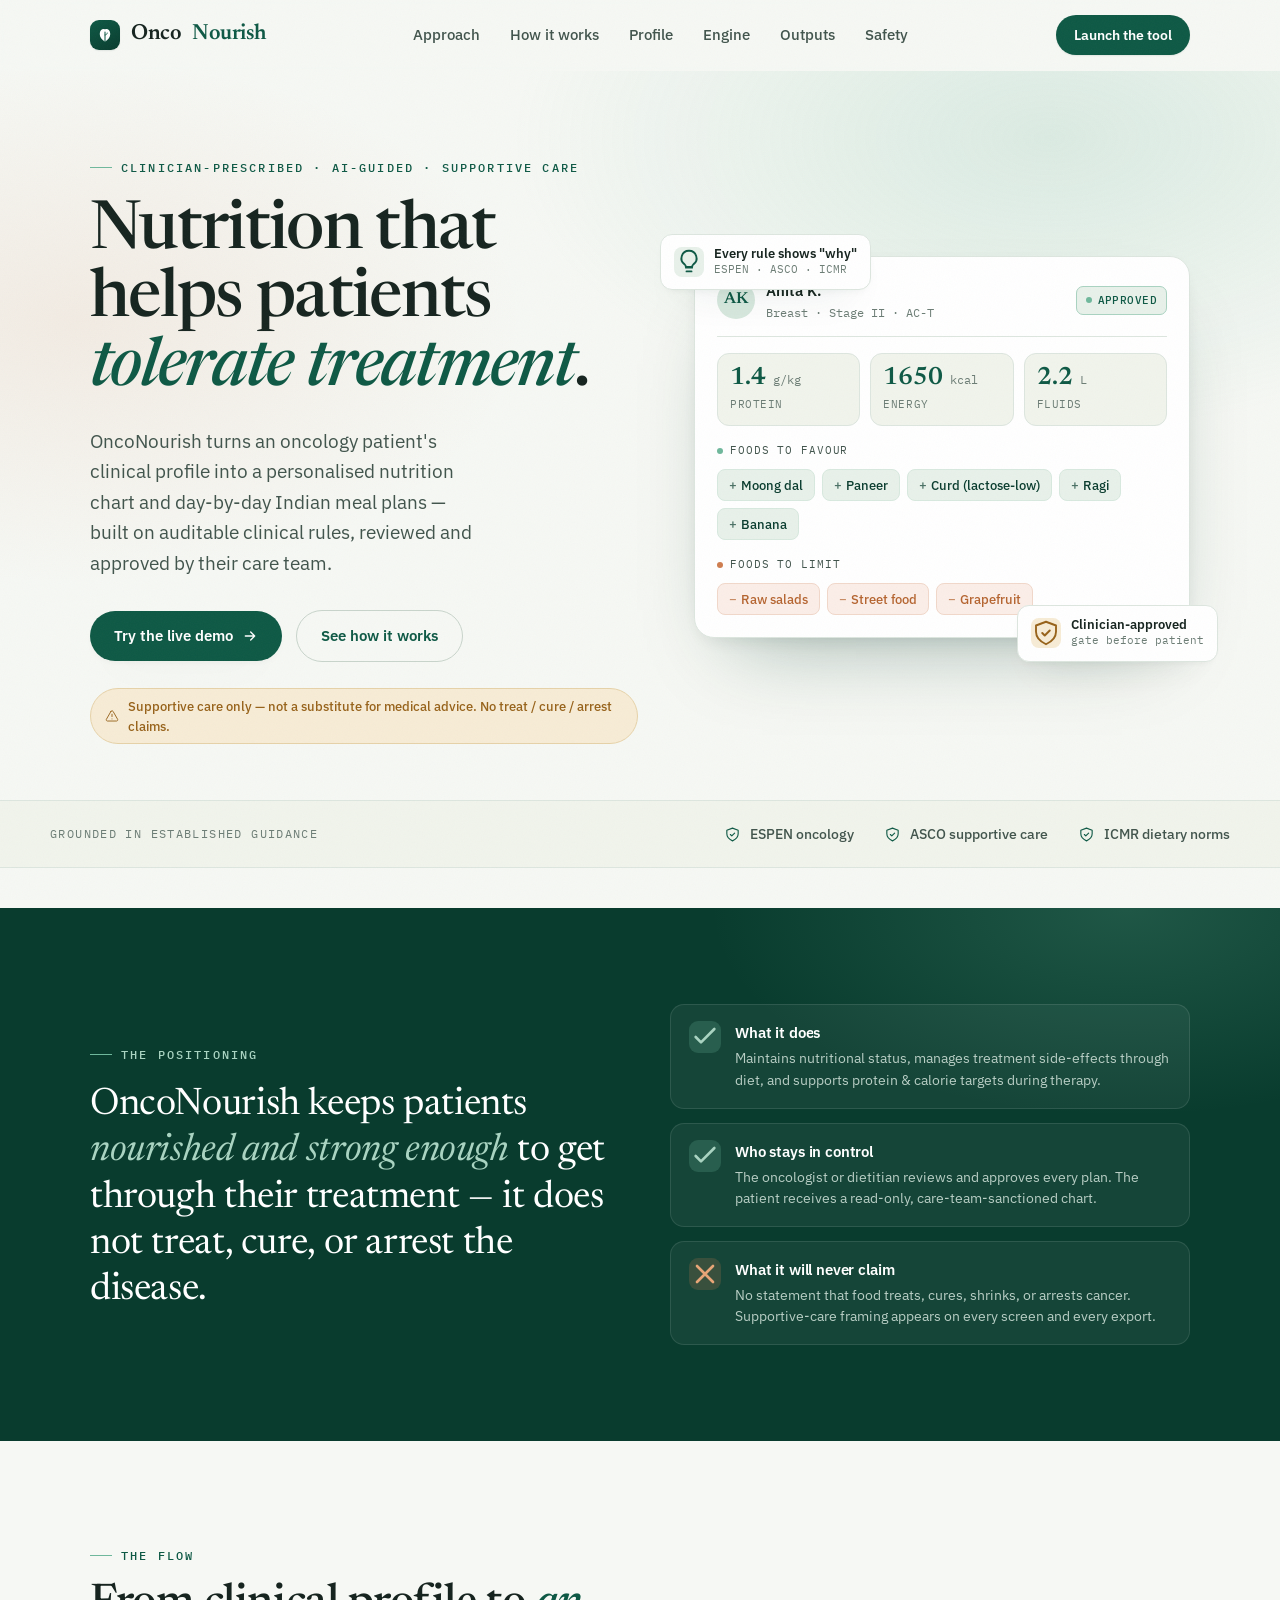
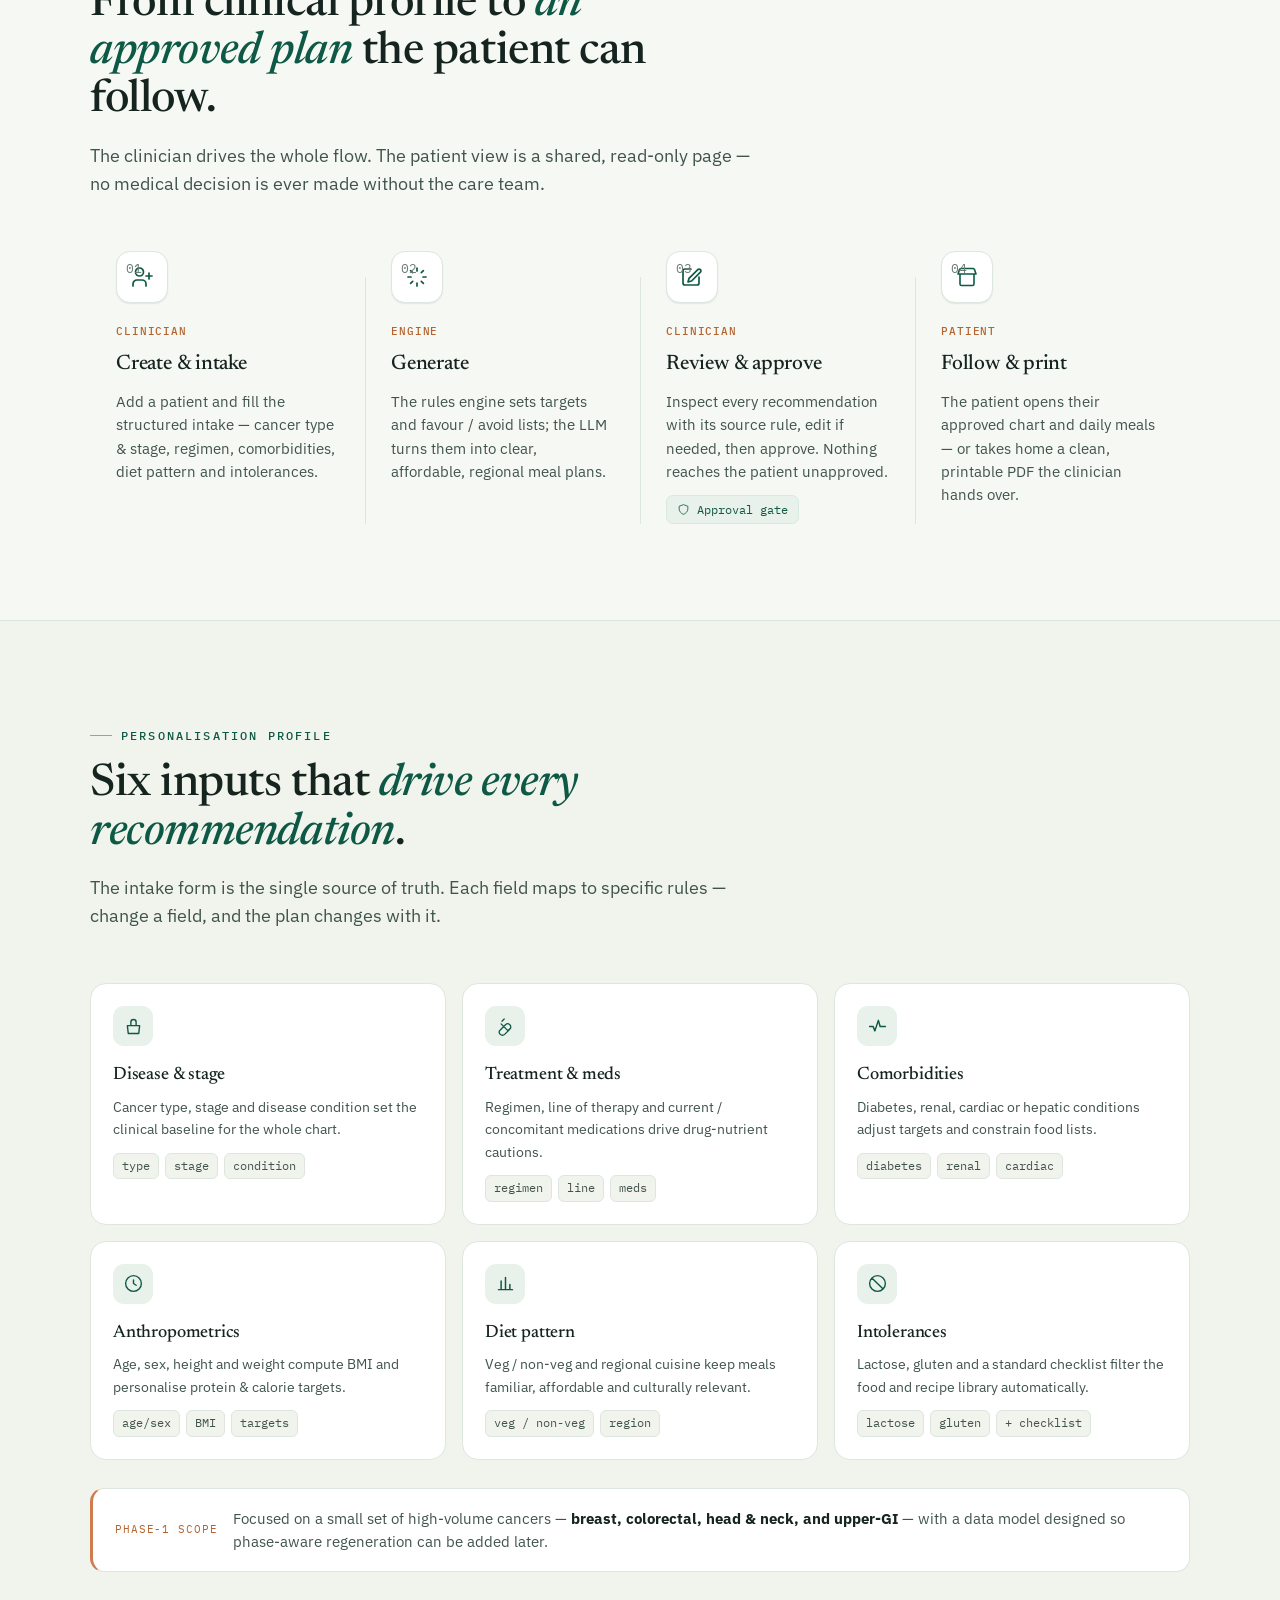
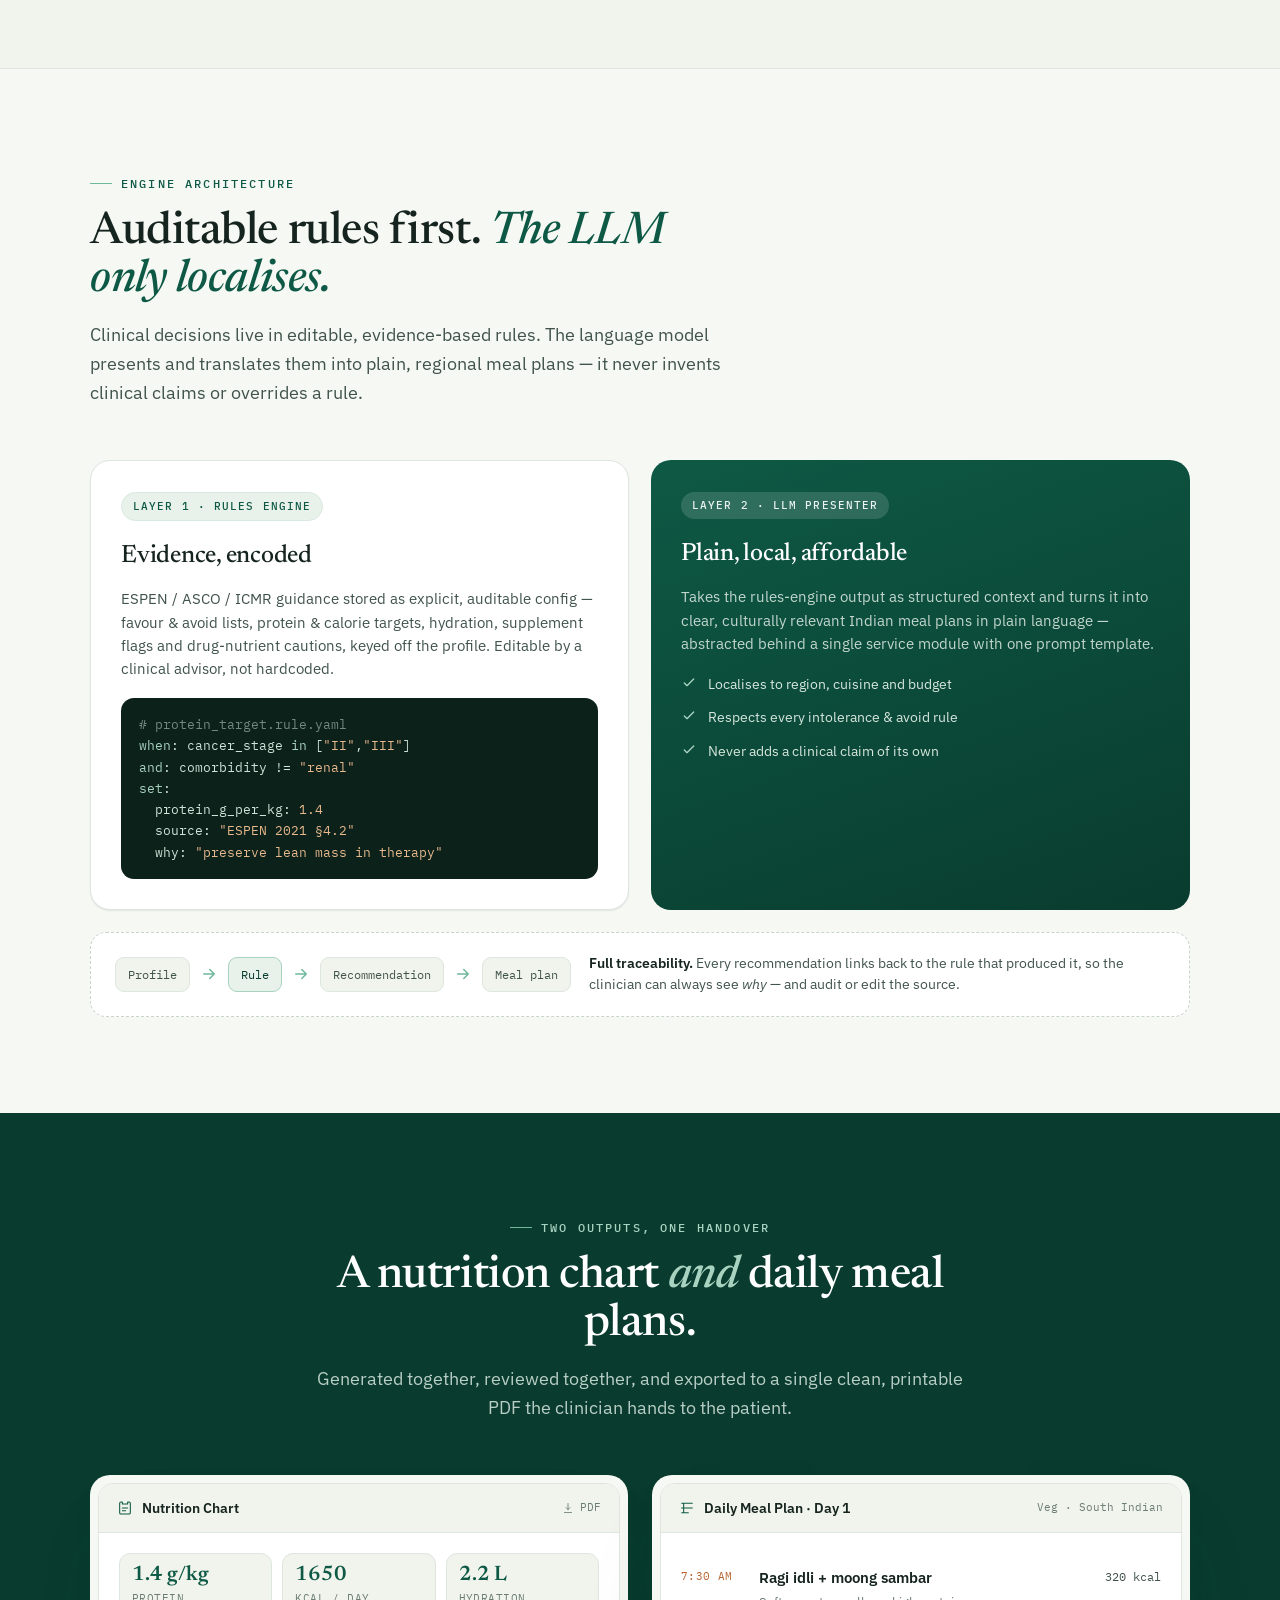
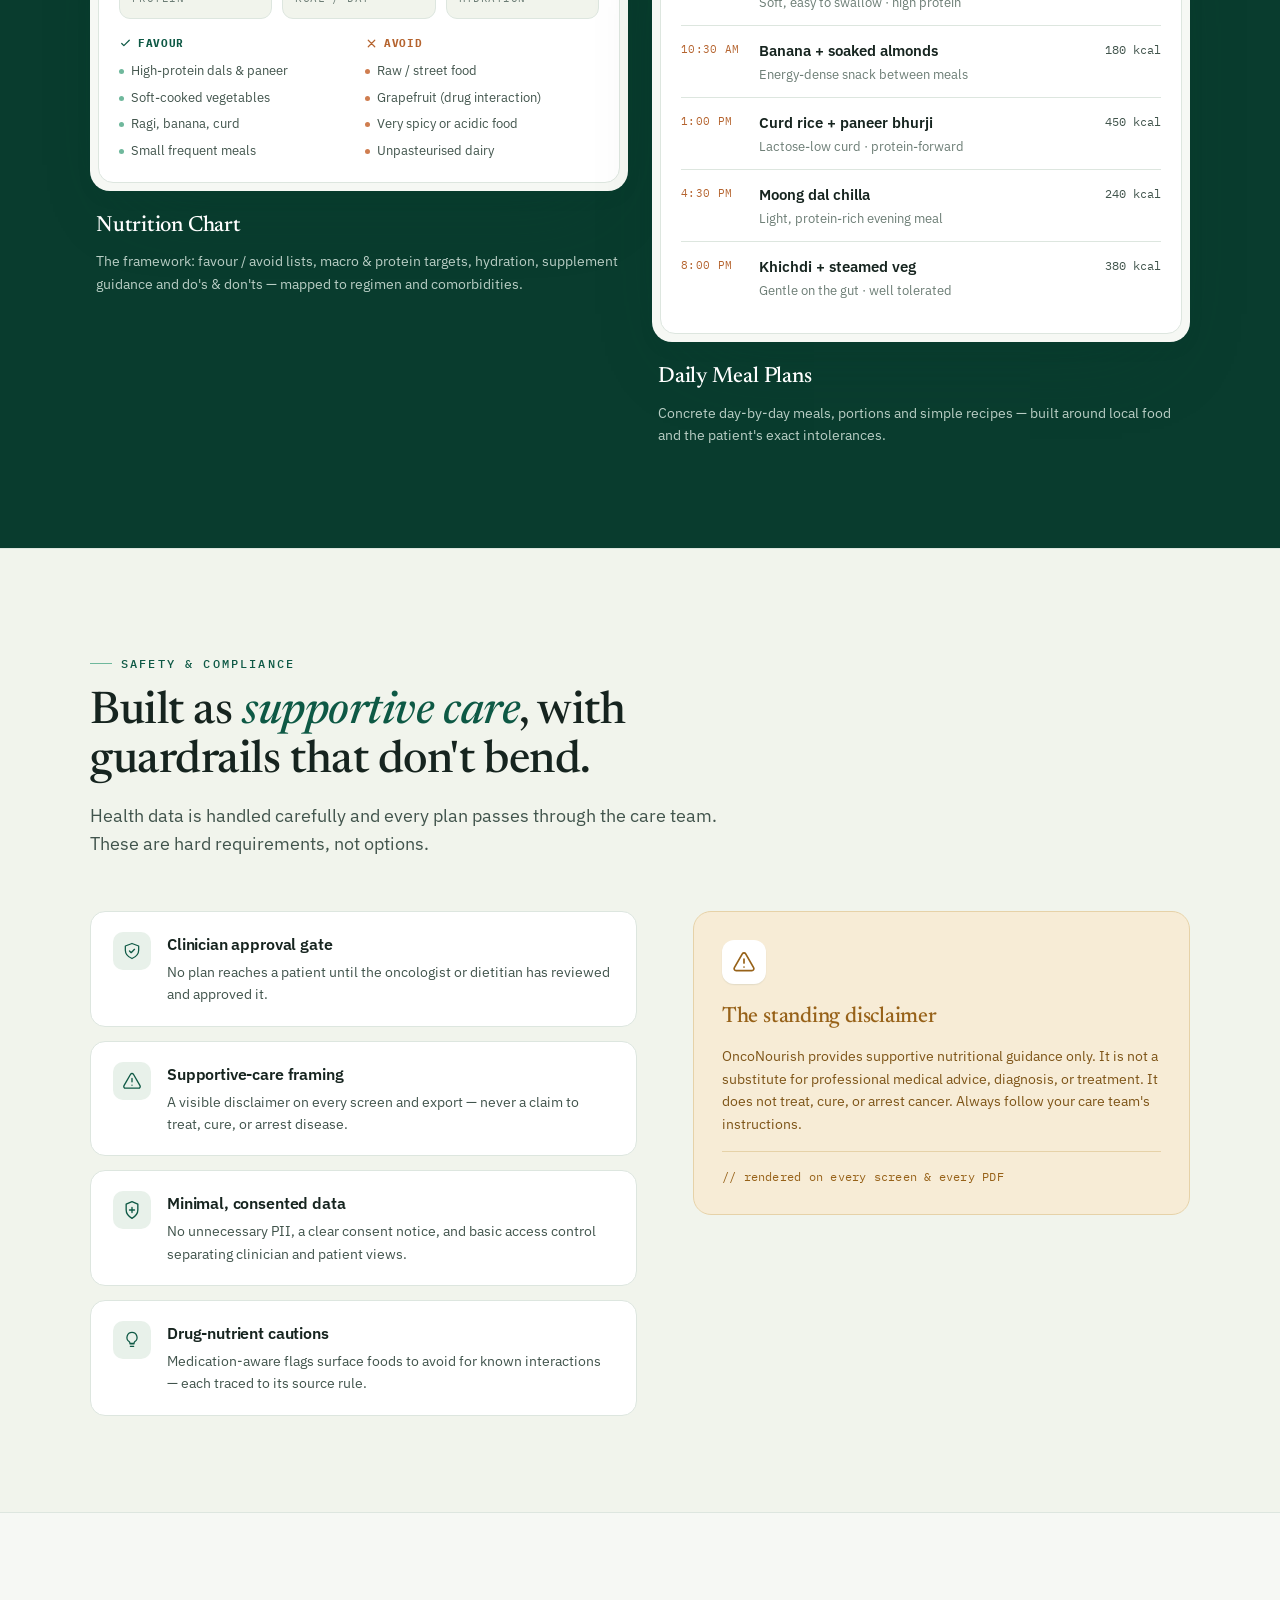
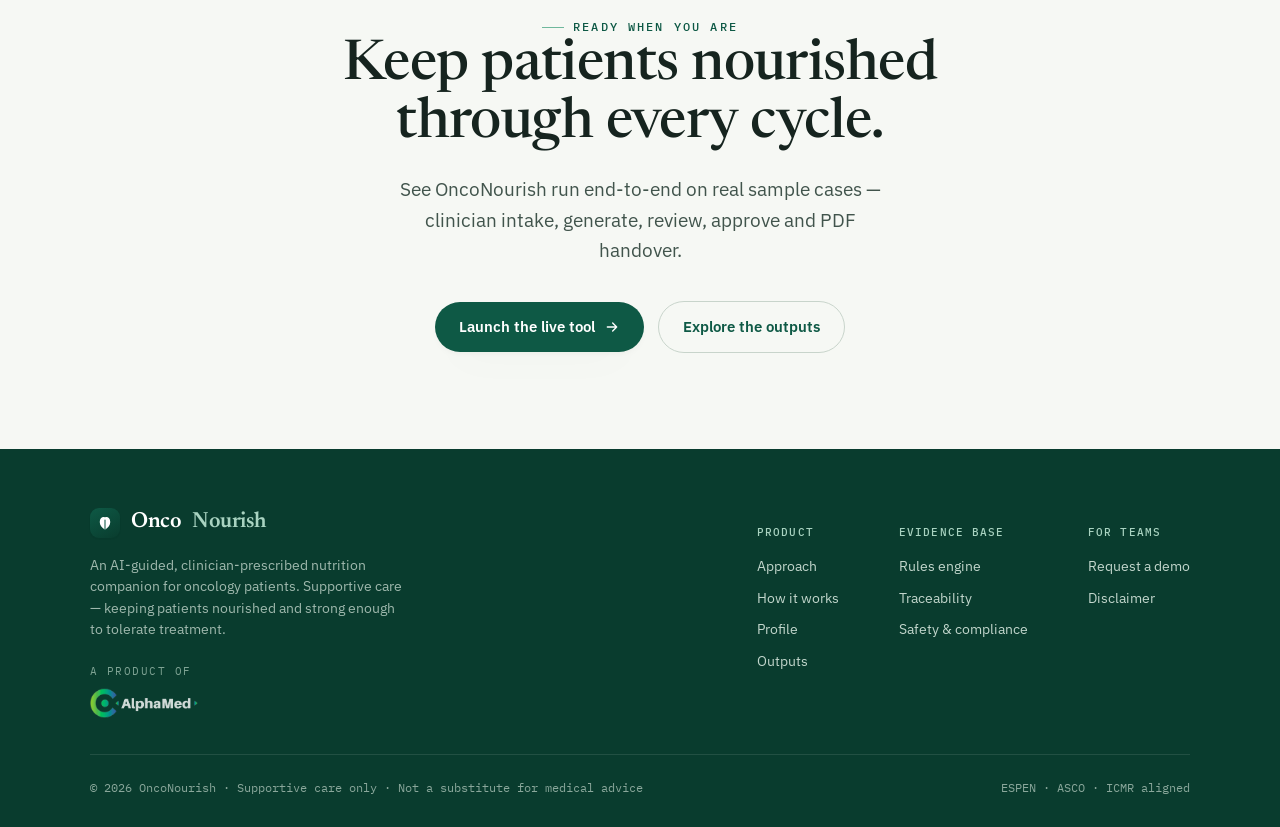
<file: index.html>
<!DOCTYPE html>
<html lang="en">
<head>
<meta charset="UTF-8" />
<meta name="viewport" content="width=device-width, initial-scale=1.0" />
<title>OncoNourish — Clinician-prescribed nutrition for oncology patients</title>
<link rel="preconnect" href="https://fonts.googleapis.com" />
<link rel="preconnect" href="https://fonts.gstatic.com" crossorigin />
<link href="https://fonts.googleapis.com/css2?family=Newsreader:ital,opsz,wght@0,6..72,400;0,6..72,500;0,6..72,600;1,6..72,400&family=IBM+Plex+Sans:wght@400;500;600;700&family=IBM+Plex+Mono:wght@400;500;600&display=swap" rel="stylesheet" />
<style>
  :root {
    --green: #0e5945;
    --green-deep: #093c2e;
    --green-700: #14624d;
    --sage: #6fb89c;
    --sage-soft: #a9d3c1;
    --clay: #cf7d4f;
    --clay-deep: #b5642f;
    --ink: #16241f;
    --ink-soft: #41544c;
    --muted: #6c7d75;
    --paper: #f6f8f4;
    --paper-warm: #f1f4ec;
    --card: #ffffff;
    --mint: #e8f1ea;
    --mint-deep: #d8e9df;
    --line: #dde6df;
    --line-strong: #c8d4cb;
    --amber-bg: #f7ecd6;
    --amber-ink: #976219;
    --amber-line: #e6d2a8;
    --shadow-sm: 0 1px 2px rgba(9,60,46,.05), 0 1px 1px rgba(9,60,46,.04);
    --shadow-md: 0 18px 40px -24px rgba(9,60,46,.28), 0 4px 12px -8px rgba(9,60,46,.16);
    --shadow-lg: 0 40px 80px -40px rgba(9,60,46,.38), 0 8px 24px -12px rgba(9,60,46,.18);
    --maxw: 1180px;
  }

  * { box-sizing: border-box; }
  html { scroll-behavior: smooth; }
  body {
    margin: 0;
    background: var(--paper);
    color: var(--ink);
    font-family: "IBM Plex Sans", system-ui, sans-serif;
    font-size: 17px;
    line-height: 1.6;
    -webkit-font-smoothing: antialiased;
    text-rendering: optimizeLegibility;
    overflow-x: hidden;
  }
  body::before {
    content: "";
    position: fixed;
    inset: 0;
    pointer-events: none;
    z-index: 9999;
    opacity: .035;
    background-image: url("data:image/svg+xml,%3Csvg xmlns='http://www.w3.org/2000/svg' width='160' height='160'%3E%3Cfilter id='n'%3E%3CfeTurbulence type='fractalNoise' baseFrequency='0.85' numOctaves='2'/%3E%3C/filter%3E%3Crect width='100%25' height='100%25' filter='url(%23n)'/%3E%3C/svg%3E");
  }

  h1, h2, h3, h4 { font-family: "Newsreader", Georgia, serif; font-weight: 500; letter-spacing: -.01em; margin: 0; color: var(--ink); }
  p { margin: 0; }
  a { color: inherit; text-decoration: none; }

  .wrap { max-width: var(--maxw); margin: 0 auto; padding: 0 40px; }
  .mono { font-family: "IBM Plex Mono", monospace; }
  .eyebrow {
    font-family: "IBM Plex Mono", monospace;
    font-size: 12px;
    letter-spacing: .18em;
    text-transform: uppercase;
    color: var(--green);
    font-weight: 500;
    display: inline-flex;
    align-items: center;
    gap: 9px;
  }
  .eyebrow::before { content: ""; width: 22px; height: 1px; background: var(--sage); display: inline-block; }

  /* ---------- NAV ---------- */
  header.nav {
    position: sticky; top: 0; z-index: 100;
    backdrop-filter: blur(14px);
    background: rgba(246,248,244,.82);
    border-bottom: 1px solid transparent;
    transition: border-color .3s, background .3s;
  }
  header.nav.scrolled { border-bottom-color: var(--line); background: rgba(246,248,244,.92); }
  .nav-inner { display: flex; align-items: center; justify-content: space-between; height: 70px; }
  .brand { display: flex; align-items: center; gap: 11px; font-family: "Newsreader", serif; font-weight: 600; font-size: 22px; letter-spacing: -.02em; }
  .brand .mark {
    width: 30px; height: 30px; border-radius: 9px;
    background: linear-gradient(150deg, var(--green) 0%, var(--green-deep) 100%);
    display: grid; place-items: center; box-shadow: var(--shadow-sm);
    flex: none;
  }
  .brand .mark svg { width: 18px; height: 18px; }
  .brand b { color: var(--green); font-weight: 600; }
  .nav-links { display: flex; align-items: center; gap: 30px; }
  .nav-links a { font-size: 14.5px; color: var(--ink-soft); font-weight: 500; transition: color .2s; white-space: nowrap; }
  .nav-links a:hover { color: var(--green); }
  .nav-cta {
    font-family: "IBM Plex Sans", sans-serif;
    font-size: 14px; font-weight: 600;
    padding: 9px 18px; border-radius: 999px;
    background: var(--green); color: #fff;
    box-shadow: var(--shadow-sm);
    transition: transform .2s, background .2s;
    white-space: nowrap;
  }
  .nav-cta:hover { background: var(--green-deep); transform: translateY(-1px); }
  .nav-toggle { display: none; }

  /* ---------- HERO ---------- */
  .hero { position: relative; padding: 78px 0 40px; overflow: hidden; }
  .hero-bg {
    position: absolute; inset: 0; z-index: 0; pointer-events: none;
    background:
      radial-gradient(60% 50% at 82% 8%, rgba(111,184,156,.20), transparent 70%),
      radial-gradient(50% 45% at 6% 30%, rgba(207,125,79,.10), transparent 70%);
  }
  .hero-grid { position: relative; z-index: 1; display: grid; grid-template-columns: 1.05fr .95fr; gap: 56px; align-items: center; }
  .hero h1 { font-size: clamp(40px, 5.4vw, 67px); line-height: 1.02; margin: 22px 0 0; letter-spacing: -.025em; }
  .hero h1 em { font-style: italic; color: var(--green); }
  .hero .lede { font-size: 19px; color: var(--ink-soft); margin-top: 22px; max-width: 36ch; }
  .hero-cta { display: flex; gap: 14px; margin-top: 32px; flex-wrap: wrap; align-items: center; }
  .btn {
    display: inline-flex; align-items: center; gap: 9px;
    font-weight: 600; font-size: 15px; padding: 13px 24px; border-radius: 999px;
    cursor: pointer; transition: transform .2s, box-shadow .2s, background .2s; border: none;
  }
  .btn-primary { background: var(--green); color: #fff; box-shadow: var(--shadow-md); }
  .btn-primary:hover { transform: translateY(-2px); background: var(--green-deep); }
  .btn-ghost { background: transparent; color: var(--green); border: 1px solid var(--line-strong); }
  .btn-ghost:hover { border-color: var(--green); background: var(--mint); }
  .btn svg { width: 16px; height: 16px; }

  .disclaimer-chip {
    display: inline-flex; align-items: center; gap: 9px;
    font-size: 12.5px; color: var(--amber-ink); font-weight: 500;
    background: var(--amber-bg); border: 1px solid var(--amber-line);
    padding: 7px 14px; border-radius: 999px; margin-top: 26px;
  }
  .disclaimer-chip svg { width: 14px; height: 14px; flex: none; }

  /* hero product card */
  .hero-card-stack { position: relative; }
  .chart-card {
    background: var(--card); border: 1px solid var(--line); border-radius: 20px;
    box-shadow: var(--shadow-lg); padding: 22px; position: relative; z-index: 2;
  }
  .chart-card .cc-head { display: flex; align-items: center; justify-content: space-between; padding-bottom: 14px; border-bottom: 1px solid var(--line); }
  .cc-patient { display: flex; align-items: center; gap: 11px; }
  .cc-avatar { width: 38px; height: 38px; border-radius: 50%; background: var(--mint-deep); color: var(--green); display: grid; place-items: center; font-family: "Newsreader", serif; font-weight: 600; font-size: 16px; }
  .cc-name { font-weight: 600; font-size: 15px; }
  .cc-sub { font-size: 12px; color: var(--muted); font-family: "IBM Plex Mono", monospace; }
  .badge-approved { font-family: "IBM Plex Mono", monospace; font-size: 10.5px; letter-spacing: .04em; text-transform: uppercase; color: var(--green); background: var(--mint); border: 1px solid var(--sage-soft); padding: 5px 9px; border-radius: 7px; font-weight: 500; display: inline-flex; gap: 6px; align-items: center; }
  .badge-approved::before { content:""; width: 6px; height: 6px; border-radius: 50%; background: var(--sage); }

  .cc-targets { display: grid; grid-template-columns: repeat(3, 1fr); gap: 10px; margin: 16px 0; }
  .target { background: var(--paper-warm); border: 1px solid var(--line); border-radius: 12px; padding: 12px; }
  .target .t-num { font-family: "Newsreader", serif; font-size: 25px; font-weight: 600; color: var(--green); line-height: 1; }
  .target .t-num small { font-size: 12px; font-family: "IBM Plex Mono", monospace; color: var(--muted); font-weight: 400; }
  .target .t-label { font-size: 11px; color: var(--muted); margin-top: 5px; text-transform: uppercase; letter-spacing: .05em; font-family: "IBM Plex Mono", monospace; }

  .cc-section-label { font-family: "IBM Plex Mono", monospace; font-size: 11px; letter-spacing: .08em; text-transform: uppercase; color: var(--ink-soft); margin: 16px 0 9px; display: flex; align-items: center; gap: 7px; }
  .cc-section-label .dot { width: 6px; height: 6px; border-radius: 50%; }
  .chips { display: flex; flex-wrap: wrap; gap: 7px; }
  .chip { font-size: 12.5px; padding: 5px 11px; border-radius: 8px; font-weight: 500; }
  .chip.fav { background: var(--mint); color: var(--green-deep); border: 1px solid var(--mint-deep); }
  .chip.avoid { background: #fbeee8; color: var(--clay-deep); border: 1px solid #f1d8ca; }
  .chip.avoid::before { content: "−"; margin-right: 4px; opacity:.7; }
  .chip.fav::before { content: "+"; margin-right: 4px; opacity:.7; }

  .float-tag {
    position: absolute; z-index: 3; background: var(--card); border: 1px solid var(--line);
    border-radius: 12px; box-shadow: var(--shadow-md); padding: 11px 13px; display: flex; gap: 10px; align-items: center;
  }
  .float-tag .ft-ico { width: 30px; height: 30px; border-radius: 8px; display: grid; place-items: center; flex: none; }
  .float-tag .ft-t { font-size: 12.5px; font-weight: 600; line-height: 1.2; }
  .float-tag .ft-s { font-size: 11px; color: var(--muted); font-family: "IBM Plex Mono", monospace; }
  .float-why { top: -22px; left: -34px; }
  .float-why .ft-ico { background: var(--mint); color: var(--green); }
  .float-rule { bottom: -24px; right: -28px; }
  .float-rule .ft-ico { background: var(--amber-bg); color: var(--amber-ink); }

  /* ---------- trust strip ---------- */
  .trust { border-top: 1px solid var(--line); border-bottom: 1px solid var(--line); background: var(--paper-warm); margin-top: 56px; }
  .trust-inner { display: flex; align-items: center; justify-content: space-between; gap: 24px; padding: 22px 0; flex-wrap: wrap; }
  .trust-label { font-family: "IBM Plex Mono", monospace; font-size: 11.5px; letter-spacing: .12em; text-transform: uppercase; color: var(--muted); }
  .trust-items { display: flex; gap: 30px; flex-wrap: wrap; }
  .trust-item { display: flex; align-items: center; gap: 9px; font-size: 14px; font-weight: 500; color: var(--ink-soft); }
  .trust-item svg { width: 17px; height: 17px; color: var(--green); flex: none; }

  /* ---------- section scaffolding ---------- */
  section.block { padding: 96px 0; position: relative; }
  .sec-head { max-width: 660px; margin-bottom: 52px; }
  .sec-head.center { margin-left: auto; margin-right: auto; text-align: center; }
  .sec-head h2 { font-size: clamp(31px, 3.8vw, 45px); line-height: 1.07; margin-top: 16px; }
  .sec-head h2 em { font-style: italic; color: var(--green); }
  .sec-head p { color: var(--ink-soft); font-size: 18px; margin-top: 16px; }

  /* ---------- positioning ---------- */
  .pos { background: var(--green-deep); color: #eaf3ee; position: relative; overflow: hidden; }
  .pos::after { content:""; position:absolute; inset:0; pointer-events:none;
    background: radial-gradient(50% 60% at 88% 0%, rgba(111,184,156,.22), transparent 65%); }
  .pos .wrap { position: relative; z-index: 1; }
  .pos .eyebrow { color: var(--sage-soft); }
  .pos .eyebrow::before { background: var(--sage); }
  .pos h2 { color: #fff; }
  .pos h2 em { color: var(--sage-soft); }
  .pos-grid { display: grid; grid-template-columns: 1fr 1fr; gap: 60px; align-items: center; }
  .pos-quote { font-family: "Newsreader", serif; font-size: clamp(27px,3.2vw,38px); line-height: 1.22; color: #fff; letter-spacing: -.01em; }
  .pos-quote .hl { color: var(--sage-soft); font-style: italic; }
  .pos-claims { display: grid; gap: 14px; }
  .claim { display: flex; gap: 14px; align-items: flex-start; padding: 16px 18px; border-radius: 14px; background: rgba(255,255,255,.05); border: 1px solid rgba(255,255,255,.10); }
  .claim .ci { width: 32px; height: 32px; border-radius: 9px; display: grid; place-items: center; flex: none; }
  .claim.yes .ci { background: rgba(111,184,156,.22); color: var(--sage-soft); }
  .claim.no .ci { background: rgba(207,125,79,.20); color: #e7a577; }
  .claim h4 { color: #fff; font-family: "IBM Plex Sans", sans-serif; font-size: 15px; font-weight: 600; }
  .claim p { font-size: 13.5px; color: #b9cec5; margin-top: 3px; }

  /* ---------- how it works ---------- */
  .flow { display: grid; grid-template-columns: repeat(4, 1fr); gap: 0; position: relative; }
  .flow-step { padding: 0 26px; position: relative; }
  .flow-step:not(:last-child)::after {
    content:""; position: absolute; top: 26px; right: -1px; width: 1px; height: calc(100% - 26px);
    background: var(--line);
  }
  .flow-num {
    width: 52px; height: 52px; border-radius: 14px; background: var(--card); border: 1px solid var(--line);
    display: grid; place-items: center; margin-bottom: 20px; box-shadow: var(--shadow-sm); position: relative;
  }
  .flow-num span { font-family: "IBM Plex Mono", monospace; font-size: 13px; color: var(--muted); position: absolute; top: 7px; left: 9px; }
  .flow-num svg { width: 24px; height: 24px; color: var(--green); }
  .flow-actor { font-family: "IBM Plex Mono", monospace; font-size: 11px; letter-spacing: .08em; text-transform: uppercase; color: var(--clay-deep); font-weight: 500; }
  .flow-step h3 { font-size: 21px; margin: 7px 0 9px; }
  .flow-step p { font-size: 14.5px; color: var(--ink-soft); }
  .flow-gate { margin-top: 12px; display: inline-flex; align-items: center; gap: 7px; font-size: 12px; font-family: "IBM Plex Mono", monospace; color: var(--green); background: var(--mint); border: 1px solid var(--mint-deep); padding: 4px 10px; border-radius: 7px; }
  .flow-gate svg { width: 13px; height: 13px; }

  /* ---------- profile ---------- */
  .profile { background: var(--paper-warm); border-top: 1px solid var(--line); border-bottom: 1px solid var(--line); }
  .profile-grid { display: grid; grid-template-columns: repeat(3, 1fr); gap: 16px; }
  .pcard { background: var(--card); border: 1px solid var(--line); border-radius: 16px; padding: 22px; transition: transform .25s, box-shadow .25s, border-color .25s; }
  .pcard:hover { transform: translateY(-3px); box-shadow: var(--shadow-md); border-color: var(--sage-soft); }
  .pcard .pico { width: 40px; height: 40px; border-radius: 11px; background: var(--mint); color: var(--green); display: grid; place-items: center; margin-bottom: 15px; }
  .pcard .pico svg { width: 21px; height: 21px; }
  .pcard h4 { font-size: 18px; margin-bottom: 6px; }
  .pcard p { font-size: 14px; color: var(--ink-soft); }
  .pcard .ptags { display: flex; flex-wrap: wrap; gap: 6px; margin-top: 12px; }
  .ptag { font-size: 11.5px; font-family: "IBM Plex Mono", monospace; color: var(--ink-soft); background: var(--paper-warm); border: 1px solid var(--line); padding: 3px 8px; border-radius: 6px; }

  .scope-note { margin-top: 28px; display: flex; align-items: center; gap: 16px; padding: 18px 22px; background: var(--card); border: 1px solid var(--line); border-left: 3px solid var(--clay); border-radius: 14px; }
  .scope-note .sn-label { font-family: "IBM Plex Mono", monospace; font-size: 11px; text-transform: uppercase; letter-spacing: .08em; color: var(--clay-deep); flex: none; }
  .scope-note .sn-body { font-size: 14.5px; color: var(--ink-soft); }
  .scope-note .sn-body strong { color: var(--ink); }

  /* ---------- engine ---------- */
  .engine-grid { display: grid; grid-template-columns: 1fr 1fr; gap: 22px; }
  .layer { border-radius: 20px; padding: 30px; position: relative; overflow: hidden; }
  .layer-rules { background: var(--card); border: 1px solid var(--line); box-shadow: var(--shadow-sm); }
  .layer-llm { background: linear-gradient(160deg, var(--green) 0%, var(--green-deep) 100%); color: #eaf3ee; }
  .layer-tag { font-family: "IBM Plex Mono", monospace; font-size: 11px; letter-spacing: .1em; text-transform: uppercase; font-weight: 500; padding: 5px 11px; border-radius: 999px; display: inline-block; }
  .layer-rules .layer-tag { background: var(--mint); color: var(--green); border: 1px solid var(--mint-deep); }
  .layer-llm .layer-tag { background: rgba(255,255,255,.14); color: #eaf3ee; }
  .layer h3 { font-size: 25px; margin: 16px 0 10px; }
  .layer-llm h3 { color: #fff; }
  .layer > p { font-size: 14.5px; color: var(--ink-soft); }
  .layer-llm > p { color: #c2d6cc; }
  .rule-snippet { margin-top: 18px; background: #0d211b; border-radius: 13px; padding: 16px 18px; font-family: "IBM Plex Mono", monospace; font-size: 12.5px; line-height: 1.7; color: #cfe3d8; overflow-x: auto; }
  .rule-snippet .k { color: var(--sage-soft); }
  .rule-snippet .s { color: #e7b98c; }
  .rule-snippet .c { color: #6f8a7f; }
  .llm-list { margin: 18px 0 0; padding: 0; list-style: none; display: grid; gap: 11px; }
  .llm-list li { display: flex; gap: 11px; font-size: 14px; align-items: flex-start; color: #d6e6dd; }
  .llm-list li svg { width: 16px; height: 16px; color: var(--sage-soft); flex: none; margin-top: 2px; }

  .trace { margin-top: 22px; display: grid; grid-template-columns: auto 1fr; gap: 18px; align-items: center; background: var(--card); border: 1px dashed var(--line-strong); border-radius: 16px; padding: 20px 24px; }
  .trace-flow { display: flex; align-items: center; gap: 10px; flex-wrap: wrap; }
  .trace-node { font-family: "IBM Plex Mono", monospace; font-size: 12px; padding: 7px 12px; border-radius: 9px; background: var(--paper-warm); border: 1px solid var(--line); color: var(--ink-soft); white-space: nowrap; }
  .trace-node.hl { background: var(--mint); border-color: var(--sage-soft); color: var(--green-deep); }
  .trace-arrow { color: var(--sage); flex: none; }
  .trace-arrow svg { width: 18px; height: 18px; display:block; }
  .trace-cap { font-size: 13.5px; color: var(--ink-soft); }
  .trace-cap strong { color: var(--ink); font-weight: 600; }

  /* ---------- outputs ---------- */
  .outputs { background: var(--green-deep); color: #eaf3ee; }
  .outputs .eyebrow { color: var(--sage-soft); }
  .outputs .eyebrow::before { background: var(--sage); }
  .outputs h2 { color: #fff; }
  .outputs h2 em { color: var(--sage-soft); }
  .outputs .sec-head p { color: #b9cec5; }
  .out-grid { display: grid; grid-template-columns: 1fr 1fr; gap: 24px; }
  .out-panel { background: var(--paper); color: var(--ink); border-radius: 20px; padding: 8px; box-shadow: var(--shadow-lg); }
  .out-window { background: var(--card); border: 1px solid var(--line); border-radius: 15px; overflow: hidden; }
  .out-bar { display: flex; align-items: center; justify-content: space-between; padding: 13px 18px; border-bottom: 1px solid var(--line); background: var(--paper-warm); }
  .out-bar .ob-title { font-weight: 600; font-size: 14px; display: flex; align-items: center; gap: 9px; }
  .out-bar .ob-title svg { width: 16px; height: 16px; color: var(--green); }
  .out-bar .ob-pdf { font-family: "IBM Plex Mono", monospace; font-size: 11px; color: var(--muted); display: flex; align-items: center; gap: 6px; }
  .out-body { padding: 20px; }
  .out-caption { padding: 16px 8px 8px; }
  .out-caption h3 { font-size: 22px; color: var(--ink); }
  .out-caption p { font-size: 14px; color: var(--ink-soft); margin-top: 6px; }
  .outputs .out-caption h3 { color: #fff; }
  .outputs .out-caption p { color: #b9cec5; }
  .outputs .out-caption { padding: 18px 6px 6px; }

  .macro-row { display: grid; grid-template-columns: repeat(3,1fr); gap: 10px; margin-bottom: 16px; }
  .macro { background: var(--paper-warm); border: 1px solid var(--line); border-radius: 11px; padding: 11px 12px; }
  .macro .m-n { font-family: "Newsreader", serif; font-size: 21px; font-weight: 600; color: var(--green); line-height: 1; }
  .macro .m-l { font-size: 10.5px; color: var(--muted); margin-top: 4px; font-family: "IBM Plex Mono", monospace; text-transform: uppercase; letter-spacing: .04em; }
  .dl-row { display: flex; gap: 12px; }
  .dl-col { flex: 1; }
  .dl-col h5 { font-family: "IBM Plex Mono", monospace; font-size: 11px; text-transform: uppercase; letter-spacing: .06em; margin: 0 0 8px; display: flex; align-items: center; gap: 6px; }
  .dl-col.fav h5 { color: var(--green); }
  .dl-col.avoid h5 { color: var(--clay-deep); }
  .dl-col ul { margin: 0; padding: 0; list-style: none; display: grid; gap: 6px; }
  .dl-col li { font-size: 13px; color: var(--ink-soft); display: flex; gap: 7px; align-items: baseline; }
  .dl-col li::before { content: ""; width: 5px; height: 5px; border-radius: 50%; flex: none; transform: translateY(-1px); }
  .dl-col.fav li::before { background: var(--sage); }
  .dl-col.avoid li::before { background: var(--clay); }

  .meal { display: flex; gap: 14px; padding: 13px 0; border-bottom: 1px solid var(--line); }
  .meal:last-child { border-bottom: none; }
  .meal-time { font-family: "IBM Plex Mono", monospace; font-size: 11px; color: var(--clay-deep); width: 64px; flex: none; padding-top: 2px; text-transform: uppercase; letter-spacing: .03em; }
  .meal-main { flex: 1; }
  .meal-main h6 { font-size: 14.5px; margin: 0 0 2px; font-family: "IBM Plex Sans", sans-serif; font-weight: 600; }
  .meal-main p { font-size: 12.5px; color: var(--muted); }
  .meal-kcal { font-family: "IBM Plex Mono", monospace; font-size: 11.5px; color: var(--ink-soft); flex: none; padding-top: 2px; }

  /* ---------- safety ---------- */
  .safety-grid { display: grid; grid-template-columns: 1.1fr 1fr; gap: 56px; align-items: start; }
  .safety-list { display: grid; gap: 14px; }
  .srow { display: flex; gap: 16px; padding: 20px 22px; background: var(--card); border: 1px solid var(--line); border-radius: 15px; transition: border-color .25s, box-shadow .25s; }
  .srow:hover { border-color: var(--sage-soft); box-shadow: var(--shadow-sm); }
  .srow .si { width: 38px; height: 38px; border-radius: 10px; background: var(--mint); color: var(--green); display: grid; place-items: center; flex: none; }
  .srow .si svg { width: 20px; height: 20px; }
  .srow h4 { font-family: "IBM Plex Sans", sans-serif; font-size: 15.5px; font-weight: 600; margin-bottom: 4px; }
  .srow p { font-size: 14px; color: var(--ink-soft); }
  .safety-aside { position: sticky; top: 90px; }
  .disclaimer-card { background: var(--amber-bg); border: 1px solid var(--amber-line); border-radius: 18px; padding: 28px; }
  .disclaimer-card .dc-ico { width: 44px; height: 44px; border-radius: 12px; background: #fff; color: var(--amber-ink); display: grid; place-items: center; margin-bottom: 16px; box-shadow: var(--shadow-sm); }
  .disclaimer-card .dc-ico svg { width: 24px; height: 24px; }
  .disclaimer-card h3 { font-size: 22px; color: var(--amber-ink); margin-bottom: 10px; }
  .disclaimer-card p { font-size: 14px; color: #7d5417; line-height: 1.6; }
  .disclaimer-card .dc-rule { margin-top: 16px; padding-top: 16px; border-top: 1px solid var(--amber-line); font-family: "IBM Plex Mono", monospace; font-size: 11.5px; color: var(--amber-ink); letter-spacing: .02em; }

  /* ---------- CTA ---------- */
  .cta { text-align: center; padding: 110px 0; }
  .cta h2 { font-size: clamp(34px, 4.6vw, 56px); line-height: 1.05; }
  .cta h2 em { font-style: italic; color: var(--green); }
  .cta p { font-size: 19px; color: var(--ink-soft); max-width: 46ch; margin: 20px auto 0; }
  .cta .hero-cta { justify-content: center; margin-top: 36px; }

  /* ---------- footer ---------- */
  footer { background: var(--green-deep); color: #b9cec5; padding: 56px 0 30px; }
  .cobrand { margin-top: 22px; display: flex; flex-direction: column; align-items: flex-start; gap: 8px; }
  .cobrand-label { font-family: 'IBM Plex Mono', monospace; font-size: 10.5px; letter-spacing: .14em; text-transform: uppercase; color: #7fa394; }
  .cobrand-logo { height: 30px; width: auto; max-width: 220px; display: block; }
  .foot-top { display: flex; justify-content: space-between; gap: 40px; flex-wrap: wrap; padding-bottom: 36px; border-bottom: 1px solid rgba(255,255,255,.1); }
  .foot-brand { max-width: 320px; }
  .foot-brand .brand { color: #fff; }
  .foot-brand .brand b { color: var(--sage-soft); }
  .foot-brand p { font-size: 13.5px; margin-top: 14px; color: #9fb8ad; }
  .foot-cols { display: flex; gap: 60px; flex-wrap: wrap; }
  .foot-col h5 { font-family: "IBM Plex Mono", monospace; font-size: 11px; letter-spacing: .1em; text-transform: uppercase; color: var(--sage-soft); margin-bottom: 14px; font-weight: 500; }
  .foot-col a { display: block; font-size: 14px; color: #c2d6cc; margin-bottom: 9px; transition: color .2s; }
  .foot-col a:hover { color: #fff; }
  .foot-bottom { display: flex; justify-content: space-between; align-items: center; gap: 20px; flex-wrap: wrap; padding-top: 24px; font-size: 12.5px; color: #8aa79b; }
  .foot-bottom .mono { font-size: 11.5px; }

  /* ---------- reveal ---------- */
  .reveal { transition: opacity .7s cubic-bezier(.16,.84,.44,1), transform .7s cubic-bezier(.16,.84,.44,1); }
  html.anim .reveal { opacity: 0; transform: translateY(26px); }
  html.anim .reveal.in { opacity: 1; transform: none; }
  .reveal.d1 { transition-delay: .08s; } .reveal.d2 { transition-delay: .16s; }
  .reveal.d3 { transition-delay: .24s; } .reveal.d4 { transition-delay: .32s; }

  @media (prefers-reduced-motion: reduce) { html.anim .reveal { opacity: 1; transform: none; transition: none; } html { scroll-behavior: auto; } }

  /* ---------- responsive ---------- */
  @media (max-width: 1000px) {
    .hero-grid, .pos-grid, .engine-grid, .out-grid, .safety-grid { grid-template-columns: 1fr; }
    .hero-card-stack { margin-top: 36px; max-width: 460px; }
    .flow { grid-template-columns: repeat(2, 1fr); gap: 40px 0; }
    .flow-step:nth-child(2)::after { display: none; }
    .profile-grid { grid-template-columns: repeat(2, 1fr); }
    .safety-aside { position: static; }
  }
  @media (max-width: 720px) {
    .wrap { padding: 0 22px; }
    .nav-links { display: none; }
    .nav-toggle { display: grid; }
    section.block { padding: 68px 0; }
    .flow { grid-template-columns: 1fr; }
    .flow-step { padding: 0 0 0 0; }
    .flow-step::after { display: none !important; }
    .profile-grid { grid-template-columns: 1fr; }
    .macro-row, .cc-targets { grid-template-columns: repeat(3,1fr); }
    .float-why { left: -10px; top: -16px; }
    .float-rule { right: -6px; }
    .trace { grid-template-columns: 1fr; }
  }
</style>
</head>
<body>

<!-- NAV -->
<header class="nav" id="nav">
  <div class="wrap nav-inner">
    <a href="#top" class="brand">
      <span class="mark">
        <svg viewBox="0 0 24 24" fill="none"><path d="M12 21c4.5-3 7-6.5 7-10.5C19 6.4 16.6 4 13.8 4 12.9 4 12 4.4 12 4.4S11.1 4 10.2 4C7.4 4 5 6.4 5 10.5 5 14.5 7.5 18 12 21Z" fill="#fff"/><path d="M12 21V8" stroke="#0e5945" stroke-width="1.4" stroke-linecap="round"/><path d="M12 12c1.6 0 2.8-1.1 3-2.6" stroke="#0e5945" stroke-width="1.2" stroke-linecap="round"/></svg>
      </span>
      Onco<b>Nourish</b>
    </a>
    <nav class="nav-links">
      <a href="#approach">Approach</a>
      <a href="#how">How it works</a>
      <a href="#profile">Profile</a>
      <a href="#engine">Engine</a>
      <a href="#outputs">Outputs</a>
      <a href="#safety">Safety</a>
    </nav>
    <a href="tool.html" class="nav-cta">Launch the tool</a>
  </div>
</header>

<!-- HERO -->
<section class="hero" id="top">
  <div class="hero-bg"></div>
  <div class="wrap hero-grid">
    <div class="hero-copy">
      <span class="eyebrow reveal">Clinician-prescribed · AI-guided · Supportive care</span>
      <h1 class="reveal d1">Nutrition that helps patients <em>tolerate treatment</em>.</h1>
      <p class="lede reveal d2">OncoNourish turns an oncology patient's clinical profile into a personalised nutrition chart and day-by-day Indian meal plans — built on auditable clinical rules, reviewed and approved by their care team.</p>
      <div class="hero-cta reveal d3">
        <a href="tool.html" class="btn btn-primary">Try the live demo
          <svg viewBox="0 0 24 24" fill="none"><path d="M5 12h14M13 6l6 6-6 6" stroke="currentColor" stroke-width="2" stroke-linecap="round" stroke-linejoin="round"/></svg>
        </a>
        <a href="#how" class="btn btn-ghost">See how it works</a>
      </div>
      <div class="disclaimer-chip reveal d4">
        <svg viewBox="0 0 24 24" fill="none"><path d="M12 9v4m0 4h.01M10.3 3.9 2.4 17.6A2 2 0 0 0 4.1 20.6h15.8a2 2 0 0 0 1.7-3L13.7 3.9a2 2 0 0 0-3.4 0Z" stroke="currentColor" stroke-width="1.6" stroke-linecap="round" stroke-linejoin="round"/></svg>
        Supportive care only — not a substitute for medical advice. No treat / cure / arrest claims.
      </div>
    </div>

    <div class="hero-card-stack reveal d2">
      <div class="float-tag float-why">
        <span class="ft-ico"><svg viewBox="0 0 24 24" fill="none"><path d="M9.5 16.5h5M10 19.5h4M12 3a6 6 0 0 0-3.5 10.9c.6.5 1 1.2 1 2h5c0-.8.4-1.5 1-2A6 6 0 0 0 12 3Z" stroke="currentColor" stroke-width="1.5" stroke-linecap="round" stroke-linejoin="round"/></svg></span>
        <div><div class="ft-t">Every rule shows "why"</div><div class="ft-s">ESPEN · ASCO · ICMR</div></div>
      </div>

      <div class="chart-card">
        <div class="cc-head">
          <div class="cc-patient">
            <div class="cc-avatar">AK</div>
            <div>
              <div class="cc-name">Anita K.</div>
              <div class="cc-sub">Breast · Stage II · AC-T</div>
            </div>
          </div>
          <span class="badge-approved">Approved</span>
        </div>
        <div class="cc-targets">
          <div class="target"><div class="t-num">1.4<small> g/kg</small></div><div class="t-label">Protein</div></div>
          <div class="target"><div class="t-num">1650<small> kcal</small></div><div class="t-label">Energy</div></div>
          <div class="target"><div class="t-num">2.2<small> L</small></div><div class="t-label">Fluids</div></div>
        </div>
        <div class="cc-section-label"><span class="dot" style="background:var(--sage)"></span>Foods to favour</div>
        <div class="chips">
          <span class="chip fav">Moong dal</span><span class="chip fav">Paneer</span><span class="chip fav">Curd (lactose-low)</span><span class="chip fav">Ragi</span><span class="chip fav">Banana</span>
        </div>
        <div class="cc-section-label"><span class="dot" style="background:var(--clay)"></span>Foods to limit</div>
        <div class="chips">
          <span class="chip avoid">Raw salads</span><span class="chip avoid">Street food</span><span class="chip avoid">Grapefruit</span>
        </div>
      </div>

      <div class="float-tag float-rule">
        <span class="ft-ico"><svg viewBox="0 0 24 24" fill="none"><path d="M12 3 4 6v5c0 4.5 3.2 7.8 8 10 4.8-2.2 8-5.5 8-10V6l-8-3Z" stroke="currentColor" stroke-width="1.5" stroke-linejoin="round"/><path d="m9 12 2 2 4-4" stroke="currentColor" stroke-width="1.6" stroke-linecap="round" stroke-linejoin="round"/></svg></span>
        <div><div class="ft-t">Clinician-approved</div><div class="ft-s">gate before patient</div></div>
      </div>
    </div>
  </div>

  <!-- TRUST STRIP -->
  <div class="trust">
    <div class="wrap trust-inner">
      <span class="trust-label">Grounded in established guidance</span>
      <div class="trust-items">
        <span class="trust-item"><svg viewBox="0 0 24 24" fill="none"><path d="m9 12 2 2 4-4M12 3 4 6v5c0 4.5 3.2 7.8 8 10 4.8-2.2 8-5.5 8-10V6l-8-3Z" stroke="currentColor" stroke-width="1.6" stroke-linecap="round" stroke-linejoin="round"/></svg>ESPEN oncology</span>
        <span class="trust-item"><svg viewBox="0 0 24 24" fill="none"><path d="m9 12 2 2 4-4M12 3 4 6v5c0 4.5 3.2 7.8 8 10 4.8-2.2 8-5.5 8-10V6l-8-3Z" stroke="currentColor" stroke-width="1.6" stroke-linecap="round" stroke-linejoin="round"/></svg>ASCO supportive care</span>
        <span class="trust-item"><svg viewBox="0 0 24 24" fill="none"><path d="m9 12 2 2 4-4M12 3 4 6v5c0 4.5 3.2 7.8 8 10 4.8-2.2 8-5.5 8-10V6l-8-3Z" stroke="currentColor" stroke-width="1.6" stroke-linecap="round" stroke-linejoin="round"/></svg>ICMR dietary norms</span>
      </div>
    </div>
  </div>
</section>

<!-- POSITIONING -->
<section class="block pos" id="approach">
  <div class="wrap pos-grid">
    <div>
      <span class="eyebrow reveal">The positioning</span>
      <p class="pos-quote reveal d1" style="margin-top:18px;">OncoNourish keeps patients <span class="hl">nourished and strong enough</span> to get through their treatment — it does not treat, cure, or arrest the disease.</p>
    </div>
    <div class="pos-claims">
      <div class="claim yes reveal d1">
        <span class="ci"><svg viewBox="0 0 24 24" fill="none"><path d="m5 12 4 4 10-10" stroke="currentColor" stroke-width="2" stroke-linecap="round" stroke-linejoin="round"/></svg></span>
        <div><h4>What it does</h4><p>Maintains nutritional status, manages treatment side-effects through diet, and supports protein & calorie targets during therapy.</p></div>
      </div>
      <div class="claim yes reveal d2">
        <span class="ci"><svg viewBox="0 0 24 24" fill="none"><path d="m5 12 4 4 10-10" stroke="currentColor" stroke-width="2" stroke-linecap="round" stroke-linejoin="round"/></svg></span>
        <div><h4>Who stays in control</h4><p>The oncologist or dietitian reviews and approves every plan. The patient receives a read-only, care-team-sanctioned chart.</p></div>
      </div>
      <div class="claim no reveal d3">
        <span class="ci"><svg viewBox="0 0 24 24" fill="none"><path d="M6 6l12 12M18 6 6 18" stroke="currentColor" stroke-width="2" stroke-linecap="round"/></svg></span>
        <div><h4>What it will never claim</h4><p>No statement that food treats, cures, shrinks, or arrests cancer. Supportive-care framing appears on every screen and every export.</p></div>
      </div>
    </div>
  </div>
</section>

<!-- HOW IT WORKS -->
<section class="block" id="how">
  <div class="wrap">
    <div class="sec-head reveal">
      <span class="eyebrow">The flow</span>
      <h2>From clinical profile to <em>an approved plan</em> the patient can follow.</h2>
      <p>The clinician drives the whole flow. The patient view is a shared, read-only page — no medical decision is ever made without the care team.</p>
    </div>
    <div class="flow">
      <div class="flow-step reveal d1">
        <div class="flow-num"><span>01</span><svg viewBox="0 0 24 24" fill="none"><path d="M16 21v-2a4 4 0 0 0-4-4H7a4 4 0 0 0-4 4v2M9.5 11a4 4 0 1 0 0-8 4 4 0 0 0 0 8ZM19 8v6M22 11h-6" stroke="currentColor" stroke-width="1.7" stroke-linecap="round" stroke-linejoin="round"/></svg></div>
        <div class="flow-actor">Clinician</div>
        <h3>Create & intake</h3>
        <p>Add a patient and fill the structured intake — cancer type & stage, regimen, comorbidities, diet pattern and intolerances.</p>
      </div>
      <div class="flow-step reveal d2">
        <div class="flow-num"><span>02</span><svg viewBox="0 0 24 24" fill="none"><path d="M12 3v3M12 18v3M5.6 5.6l2.1 2.1M16.3 16.3l2.1 2.1M3 12h3M18 12h3M5.6 18.4l2.1-2.1M16.3 7.7l2.1-2.1" stroke="currentColor" stroke-width="1.7" stroke-linecap="round"/></svg></div>
        <div class="flow-actor">Engine</div>
        <h3>Generate</h3>
        <p>The rules engine sets targets and favour / avoid lists; the LLM turns them into clear, affordable, regional meal plans.</p>
      </div>
      <div class="flow-step reveal d3">
        <div class="flow-num"><span>03</span><svg viewBox="0 0 24 24" fill="none"><path d="M11 4H5a2 2 0 0 0-2 2v12a2 2 0 0 0 2 2h12a2 2 0 0 0 2-2v-6M20.4 4.6a1.8 1.8 0 0 0-2.6 0L9 13.4 8 17l3.6-1L20.4 7.2a1.8 1.8 0 0 0 0-2.6Z" stroke="currentColor" stroke-width="1.7" stroke-linecap="round" stroke-linejoin="round"/></svg></div>
        <div class="flow-actor">Clinician</div>
        <h3>Review & approve</h3>
        <p>Inspect every recommendation with its source rule, edit if needed, then approve. Nothing reaches the patient unapproved.</p>
        <span class="flow-gate"><svg viewBox="0 0 24 24" fill="none"><path d="M12 3 4 6v5c0 4.5 3.2 7.8 8 10 4.8-2.2 8-5.5 8-10V6l-8-3Z" stroke="currentColor" stroke-width="1.5" stroke-linejoin="round"/></svg>Approval gate</span>
      </div>
      <div class="flow-step reveal d4">
        <div class="flow-num"><span>04</span><svg viewBox="0 0 24 24" fill="none"><path d="M3 9h18M3 9l1.5-4.5A1.5 1.5 0 0 1 5.9 3.5h12.2a1.5 1.5 0 0 1 1.4 1L21 9M5 9v10a1.5 1.5 0 0 0 1.5 1.5h11A1.5 1.5 0 0 0 19 19V9" stroke="currentColor" stroke-width="1.6" stroke-linecap="round" stroke-linejoin="round"/></svg></div>
        <div class="flow-actor">Patient</div>
        <h3>Follow & print</h3>
        <p>The patient opens their approved chart and daily meals — or takes home a clean, printable PDF the clinician hands over.</p>
      </div>
    </div>
  </div>
</section>

<!-- PROFILE -->
<section class="block profile" id="profile">
  <div class="wrap">
    <div class="sec-head reveal">
      <span class="eyebrow">Personalisation profile</span>
      <h2>Six inputs that <em>drive every recommendation</em>.</h2>
      <p>The intake form is the single source of truth. Each field maps to specific rules — change a field, and the plan changes with it.</p>
    </div>
    <div class="profile-grid">
      <div class="pcard reveal d1">
        <div class="pico"><svg viewBox="0 0 24 24" fill="none"><path d="M9 11V7a3 3 0 0 1 6 0v4M5 11h14l-1 9H6l-1-9Z" stroke="currentColor" stroke-width="1.6" stroke-linecap="round" stroke-linejoin="round"/></svg></div>
        <h4>Disease & stage</h4>
        <p>Cancer type, stage and disease condition set the clinical baseline for the whole chart.</p>
        <div class="ptags"><span class="ptag">type</span><span class="ptag">stage</span><span class="ptag">condition</span></div>
      </div>
      <div class="pcard reveal d2">
        <div class="pico"><svg viewBox="0 0 24 24" fill="none"><path d="M10.5 3.5 8 6m6.5 11 2.5-2.5M7 9l8 8m-9-1 6-6a3.5 3.5 0 0 1 5 5l-6 6a3.5 3.5 0 0 1-5-5Z" stroke="currentColor" stroke-width="1.5" stroke-linecap="round" stroke-linejoin="round"/></svg></div>
        <h4>Treatment & meds</h4>
        <p>Regimen, line of therapy and current / concomitant medications drive drug-nutrient cautions.</p>
        <div class="ptags"><span class="ptag">regimen</span><span class="ptag">line</span><span class="ptag">meds</span></div>
      </div>
      <div class="pcard reveal d3">
        <div class="pico"><svg viewBox="0 0 24 24" fill="none"><path d="M3 12h4l2 5 4-12 2 7h6" stroke="currentColor" stroke-width="1.7" stroke-linecap="round" stroke-linejoin="round"/></svg></div>
        <h4>Comorbidities</h4>
        <p>Diabetes, renal, cardiac or hepatic conditions adjust targets and constrain food lists.</p>
        <div class="ptags"><span class="ptag">diabetes</span><span class="ptag">renal</span><span class="ptag">cardiac</span></div>
      </div>
      <div class="pcard reveal d1">
        <div class="pico"><svg viewBox="0 0 24 24" fill="none"><path d="M12 21a9 9 0 1 0 0-18 9 9 0 0 0 0 18ZM12 8v4l3 2" stroke="currentColor" stroke-width="1.6" stroke-linecap="round" stroke-linejoin="round"/></svg></div>
        <h4>Anthropometrics</h4>
        <p>Age, sex, height and weight compute BMI and personalise protein & calorie targets.</p>
        <div class="ptags"><span class="ptag">age/sex</span><span class="ptag">BMI</span><span class="ptag">targets</span></div>
      </div>
      <div class="pcard reveal d2">
        <div class="pico"><svg viewBox="0 0 24 24" fill="none"><path d="M4 19h16M7 19V9m5 10V5m5 14v-6" stroke="currentColor" stroke-width="1.7" stroke-linecap="round" stroke-linejoin="round"/></svg></div>
        <h4>Diet pattern</h4>
        <p>Veg / non-veg and regional cuisine keep meals familiar, affordable and culturally relevant.</p>
        <div class="ptags"><span class="ptag">veg / non-veg</span><span class="ptag">region</span></div>
      </div>
      <div class="pcard reveal d3">
        <div class="pico"><svg viewBox="0 0 24 24" fill="none"><path d="M12 3a9 9 0 1 0 0 18 9 9 0 0 0 0-18ZM5.6 5.6l12.8 12.8" stroke="currentColor" stroke-width="1.6" stroke-linecap="round"/></svg></div>
        <h4>Intolerances</h4>
        <p>Lactose, gluten and a standard checklist filter the food and recipe library automatically.</p>
        <div class="ptags"><span class="ptag">lactose</span><span class="ptag">gluten</span><span class="ptag">+ checklist</span></div>
      </div>
    </div>
    <div class="scope-note reveal">
      <span class="sn-label">Phase-1 scope</span>
      <span class="sn-body">Focused on a small set of high-volume cancers — <strong>breast, colorectal, head &amp; neck, and upper-GI</strong> — with a data model designed so phase-aware regeneration can be added later.</span>
    </div>
  </div>
</section>

<!-- ENGINE -->
<section class="block" id="engine">
  <div class="wrap">
    <div class="sec-head reveal">
      <span class="eyebrow">Engine architecture</span>
      <h2>Auditable rules first. <em>The LLM only localises.</em></h2>
      <p>Clinical decisions live in editable, evidence-based rules. The language model presents and translates them into plain, regional meal plans — it never invents clinical claims or overrides a rule.</p>
    </div>
    <div class="engine-grid">
      <div class="layer layer-rules reveal d1">
        <span class="layer-tag">Layer 1 · Rules engine</span>
        <h3>Evidence, encoded</h3>
        <p>ESPEN / ASCO / ICMR guidance stored as explicit, auditable config — favour &amp; avoid lists, protein &amp; calorie targets, hydration, supplement flags and drug-nutrient cautions, keyed off the profile. Editable by a clinical advisor, not hardcoded.</p>
        <div class="rule-snippet"><span class="c"># protein_target.rule.yaml</span><br/><span class="k">when</span>: cancer_stage <span class="k">in</span> [<span class="s">"II"</span>,<span class="s">"III"</span>]<br/><span class="k">and</span>: comorbidity != <span class="s">"renal"</span><br/><span class="k">set</span>:<br/>&nbsp;&nbsp;protein_g_per_kg: <span class="s">1.4</span><br/>&nbsp;&nbsp;source: <span class="s">"ESPEN 2021 §4.2"</span><br/>&nbsp;&nbsp;why: <span class="s">"preserve lean mass in therapy"</span></div>
      </div>
      <div class="layer layer-llm reveal d2">
        <span class="layer-tag">Layer 2 · LLM presenter</span>
        <h3>Plain, local, affordable</h3>
        <p>Takes the rules-engine output as structured context and turns it into clear, culturally relevant Indian meal plans in plain language — abstracted behind a single service module with one prompt template.</p>
        <ul class="llm-list">
          <li><svg viewBox="0 0 24 24" fill="none"><path d="m5 12 4 4 10-10" stroke="currentColor" stroke-width="2" stroke-linecap="round" stroke-linejoin="round"/></svg>Localises to region, cuisine and budget</li>
          <li><svg viewBox="0 0 24 24" fill="none"><path d="m5 12 4 4 10-10" stroke="currentColor" stroke-width="2" stroke-linecap="round" stroke-linejoin="round"/></svg>Respects every intolerance &amp; avoid rule</li>
          <li><svg viewBox="0 0 24 24" fill="none"><path d="m5 12 4 4 10-10" stroke="currentColor" stroke-width="2" stroke-linecap="round" stroke-linejoin="round"/></svg>Never adds a clinical claim of its own</li>
        </ul>
      </div>
    </div>
    <div class="trace reveal">
      <div class="trace-flow">
        <span class="trace-node">Profile</span>
        <span class="trace-arrow"><svg viewBox="0 0 24 24" fill="none"><path d="M5 12h14M13 6l6 6-6 6" stroke="currentColor" stroke-width="2" stroke-linecap="round" stroke-linejoin="round"/></svg></span>
        <span class="trace-node hl">Rule</span>
        <span class="trace-arrow"><svg viewBox="0 0 24 24" fill="none"><path d="M5 12h14M13 6l6 6-6 6" stroke="currentColor" stroke-width="2" stroke-linecap="round" stroke-linejoin="round"/></svg></span>
        <span class="trace-node">Recommendation</span>
        <span class="trace-arrow"><svg viewBox="0 0 24 24" fill="none"><path d="M5 12h14M13 6l6 6-6 6" stroke="currentColor" stroke-width="2" stroke-linecap="round" stroke-linejoin="round"/></svg></span>
        <span class="trace-node">Meal plan</span>
      </div>
      <div class="trace-cap"><strong>Full traceability.</strong> Every recommendation links back to the rule that produced it, so the clinician can always see <em>why</em> — and audit or edit the source.</div>
    </div>
  </div>
</section>

<!-- OUTPUTS -->
<section class="block outputs" id="outputs">
  <div class="wrap">
    <div class="sec-head center reveal">
      <span class="eyebrow" style="justify-content:center;">Two outputs, one handover</span>
      <h2>A nutrition chart <em>and</em> daily meal plans.</h2>
      <p>Generated together, reviewed together, and exported to a single clean, printable PDF the clinician hands to the patient.</p>
    </div>
    <div class="out-grid">
      <div class="reveal d1">
        <div class="out-panel">
          <div class="out-window">
            <div class="out-bar">
              <span class="ob-title"><svg viewBox="0 0 24 24" fill="none"><path d="M8 3H6a2 2 0 0 0-2 2v14a2 2 0 0 0 2 2h12a2 2 0 0 0 2-2V5a2 2 0 0 0-2-2h-2M8 3v3h8V3M8 12h8M8 16h5" stroke="currentColor" stroke-width="1.6" stroke-linecap="round" stroke-linejoin="round"/></svg>Nutrition Chart</span>
              <span class="ob-pdf"><svg viewBox="0 0 24 24" fill="none" width="12" height="12"><path d="M12 3v12m0 0 4-4m-4 4-4-4M5 21h14" stroke="currentColor" stroke-width="1.7" stroke-linecap="round" stroke-linejoin="round"/></svg>PDF</span>
            </div>
            <div class="out-body">
              <div class="macro-row">
                <div class="macro"><div class="m-n">1.4 g/kg</div><div class="m-l">Protein</div></div>
                <div class="macro"><div class="m-n">1650</div><div class="m-l">kcal / day</div></div>
                <div class="macro"><div class="m-n">2.2 L</div><div class="m-l">Hydration</div></div>
              </div>
              <div class="dl-row">
                <div class="dl-col fav">
                  <h5><svg viewBox="0 0 24 24" fill="none" width="13" height="13"><path d="m5 12 4 4 10-10" stroke="currentColor" stroke-width="2.2" stroke-linecap="round" stroke-linejoin="round"/></svg>Favour</h5>
                  <ul><li>High-protein dals &amp; paneer</li><li>Soft-cooked vegetables</li><li>Ragi, banana, curd</li><li>Small frequent meals</li></ul>
                </div>
                <div class="dl-col avoid">
                  <h5><svg viewBox="0 0 24 24" fill="none" width="13" height="13"><path d="M6 6l12 12M18 6 6 18" stroke="currentColor" stroke-width="2.2" stroke-linecap="round"/></svg>Avoid</h5>
                  <ul><li>Raw / street food</li><li>Grapefruit (drug interaction)</li><li>Very spicy or acidic food</li><li>Unpasteurised dairy</li></ul>
                </div>
              </div>
            </div>
          </div>
        </div>
        <div class="out-caption">
          <h3>Nutrition Chart</h3>
          <p>The framework: favour / avoid lists, macro &amp; protein targets, hydration, supplement guidance and do's &amp; don'ts — mapped to regimen and comorbidities.</p>
        </div>
      </div>

      <div class="reveal d2">
        <div class="out-panel">
          <div class="out-window">
            <div class="out-bar">
              <span class="ob-title"><svg viewBox="0 0 24 24" fill="none"><path d="M4 5h16M4 12h16M4 19h10M7 5v14" stroke="currentColor" stroke-width="1.6" stroke-linecap="round" stroke-linejoin="round"/></svg>Daily Meal Plan · Day 1</span>
              <span class="ob-pdf">Veg · South Indian</span>
            </div>
            <div class="out-body">
              <div class="meal"><div class="meal-time">7:30 AM</div><div class="meal-main"><h6>Ragi idli + moong sambar</h6><p>Soft, easy to swallow · high protein</p></div><div class="meal-kcal">320 kcal</div></div>
              <div class="meal"><div class="meal-time">10:30 AM</div><div class="meal-main"><h6>Banana + soaked almonds</h6><p>Energy-dense snack between meals</p></div><div class="meal-kcal">180 kcal</div></div>
              <div class="meal"><div class="meal-time">1:00 PM</div><div class="meal-main"><h6>Curd rice + paneer bhurji</h6><p>Lactose-low curd · protein-forward</p></div><div class="meal-kcal">450 kcal</div></div>
              <div class="meal"><div class="meal-time">4:30 PM</div><div class="meal-main"><h6>Moong dal chilla</h6><p>Light, protein-rich evening meal</p></div><div class="meal-kcal">240 kcal</div></div>
              <div class="meal"><div class="meal-time">8:00 PM</div><div class="meal-main"><h6>Khichdi + steamed veg</h6><p>Gentle on the gut · well tolerated</p></div><div class="meal-kcal">380 kcal</div></div>
            </div>
          </div>
        </div>
        <div class="out-caption">
          <h3>Daily Meal Plans</h3>
          <p>Concrete day-by-day meals, portions and simple recipes — built around local food and the patient's exact intolerances.</p>
        </div>
      </div>
    </div>
  </div>
</section>

<!-- SAFETY -->
<section class="block profile" id="safety">
  <div class="wrap">
    <div class="sec-head reveal">
      <span class="eyebrow">Safety &amp; compliance</span>
      <h2>Built as <em>supportive care</em>, with guardrails that don't bend.</h2>
      <p>Health data is handled carefully and every plan passes through the care team. These are hard requirements, not options.</p>
    </div>
    <div class="safety-grid">
      <div class="safety-list">
        <div class="srow reveal d1">
          <span class="si"><svg viewBox="0 0 24 24" fill="none"><path d="M12 3 4 6v5c0 4.5 3.2 7.8 8 10 4.8-2.2 8-5.5 8-10V6l-8-3Z" stroke="currentColor" stroke-width="1.5" stroke-linejoin="round"/><path d="m9 12 2 2 4-4" stroke="currentColor" stroke-width="1.6" stroke-linecap="round" stroke-linejoin="round"/></svg></span>
          <div><h4>Clinician approval gate</h4><p>No plan reaches a patient until the oncologist or dietitian has reviewed and approved it.</p></div>
        </div>
        <div class="srow reveal d2">
          <span class="si"><svg viewBox="0 0 24 24" fill="none"><path d="M12 9v4m0 4h.01M10.3 3.9 2.4 17.6A2 2 0 0 0 4.1 20.6h15.8a2 2 0 0 0 1.7-3L13.7 3.9a2 2 0 0 0-3.4 0Z" stroke="currentColor" stroke-width="1.6" stroke-linecap="round" stroke-linejoin="round"/></svg></span>
          <div><h4>Supportive-care framing</h4><p>A visible disclaimer on every screen and export — never a claim to treat, cure, or arrest disease.</p></div>
        </div>
        <div class="srow reveal d3">
          <span class="si"><svg viewBox="0 0 24 24" fill="none"><path d="M12 22s7-4 7-10V5l-7-3-7 3v7c0 6 7 10 7 10ZM9 12h6M12 9v6" stroke="currentColor" stroke-width="1.6" stroke-linecap="round" stroke-linejoin="round"/></svg></span>
          <div><h4>Minimal, consented data</h4><p>No unnecessary PII, a clear consent notice, and basic access control separating clinician and patient views.</p></div>
        </div>
        <div class="srow reveal d4">
          <span class="si"><svg viewBox="0 0 24 24" fill="none"><path d="M9.5 16.5h5M10 19.5h4M12 3a6 6 0 0 0-3.5 10.9c.6.5 1 1.2 1 2h5c0-.8.4-1.5 1-2A6 6 0 0 0 12 3Z" stroke="currentColor" stroke-width="1.5" stroke-linecap="round" stroke-linejoin="round"/></svg></span>
          <div><h4>Drug-nutrient cautions</h4><p>Medication-aware flags surface foods to avoid for known interactions — each traced to its source rule.</p></div>
        </div>
      </div>
      <aside class="safety-aside reveal d2">
        <div class="disclaimer-card">
          <div class="dc-ico"><svg viewBox="0 0 24 24" fill="none"><path d="M12 9v4m0 4h.01M10.3 3.9 2.4 17.6A2 2 0 0 0 4.1 20.6h15.8a2 2 0 0 0 1.7-3L13.7 3.9a2 2 0 0 0-3.4 0Z" stroke="currentColor" stroke-width="1.7" stroke-linecap="round" stroke-linejoin="round"/></svg></div>
          <h3>The standing disclaimer</h3>
          <p>OncoNourish provides supportive nutritional guidance only. It is not a substitute for professional medical advice, diagnosis, or treatment. It does not treat, cure, or arrest cancer. Always follow your care team's instructions.</p>
          <div class="dc-rule">// rendered on every screen &amp; every PDF</div>
        </div>
      </aside>
    </div>
  </div>
</section>

<!-- CTA -->
<section class="block cta" id="cta">
  <div class="wrap">
    <span class="eyebrow reveal" style="justify-content:center;">Ready when you are</span>
    <h2 class="reveal d1">Keep patients nourished<br/>through every cycle.</h2>
    <p class="reveal d2">See OncoNourish run end-to-end on real sample cases — clinician intake, generate, review, approve and PDF handover.</p>
    <div class="hero-cta reveal d3">
      <a href="tool.html" class="btn btn-primary">Launch the live tool
        <svg viewBox="0 0 24 24" fill="none"><path d="M5 12h14M13 6l6 6-6 6" stroke="currentColor" stroke-width="2" stroke-linecap="round" stroke-linejoin="round"/></svg>
      </a>
      <a href="#outputs" class="btn btn-ghost">Explore the outputs</a>
    </div>
  </div>
</section>

<!-- FOOTER -->
<footer>
  <div class="wrap">
    <div class="foot-top">
      <div class="foot-brand">
        <a href="#top" class="brand">
          <span class="mark"><svg viewBox="0 0 24 24" fill="none"><path d="M12 21c4.5-3 7-6.5 7-10.5C19 6.4 16.6 4 13.8 4 12.9 4 12 4.4 12 4.4S11.1 4 10.2 4C7.4 4 5 6.4 5 10.5 5 14.5 7.5 18 12 21Z" fill="#fff"/><path d="M12 21V8" stroke="#0e5945" stroke-width="1.4" stroke-linecap="round"/></svg></span>
          Onco<b>Nourish</b>
        </a>
        <p>An AI-guided, clinician-prescribed nutrition companion for oncology patients. Supportive care — keeping patients nourished and strong enough to tolerate treatment.</p>
        <div class="cobrand">
          <span class="cobrand-label">A product of</span>
          <img class="cobrand-logo" src="assets/onealphamed-logo-inverted.png" alt="OneAlphaMed" />
        </div>
      </div>
      <div class="foot-cols">
        <div class="foot-col">
          <h5>Product</h5>
          <a href="#approach">Approach</a>
          <a href="#how">How it works</a>
          <a href="#profile">Profile</a>
          <a href="#outputs">Outputs</a>
        </div>
        <div class="foot-col">
          <h5>Evidence base</h5>
          <a href="#engine">Rules engine</a>
          <a href="#engine">Traceability</a>
          <a href="#safety">Safety &amp; compliance</a>
        </div>
        <div class="foot-col">
          <h5>For teams</h5>
          <a href="#cta">Request a demo</a>
          <a href="#safety">Disclaimer</a>
        </div>
      </div>
    </div>
    <div class="foot-bottom">
      <span class="mono">© 2026 OncoNourish · Supportive care only · Not a substitute for medical advice</span>
      <span class="mono">ESPEN · ASCO · ICMR aligned</span>
    </div>
  </div>
</footer>

<script>
  // nav shadow on scroll
  const nav = document.getElementById('nav');
  const onScroll = () => nav.classList.toggle('scrolled', window.scrollY > 8);
  onScroll();
  window.addEventListener('scroll', onScroll, { passive: true });

  // reveal on scroll
  document.documentElement.classList.add('anim');
  const io = new IntersectionObserver((entries) => {
    entries.forEach(e => { if (e.isIntersecting) { e.target.classList.add('in'); io.unobserve(e.target); } });
  }, { threshold: 0.12, rootMargin: '0px 0px -8% 0px' });
  document.querySelectorAll('.reveal').forEach(el => io.observe(el));

  // ensure above-the-fold content reveals immediately (and as a no-IO fallback)
  const revealInView = () => {
    document.querySelectorAll('.reveal:not(.in)').forEach(el => {
      if (el.getBoundingClientRect().top < window.innerHeight * 0.95) el.classList.add('in');
    });
  };
  window.addEventListener('load', revealInView);
  revealInView();
</script>
</body>
</html>
</file>
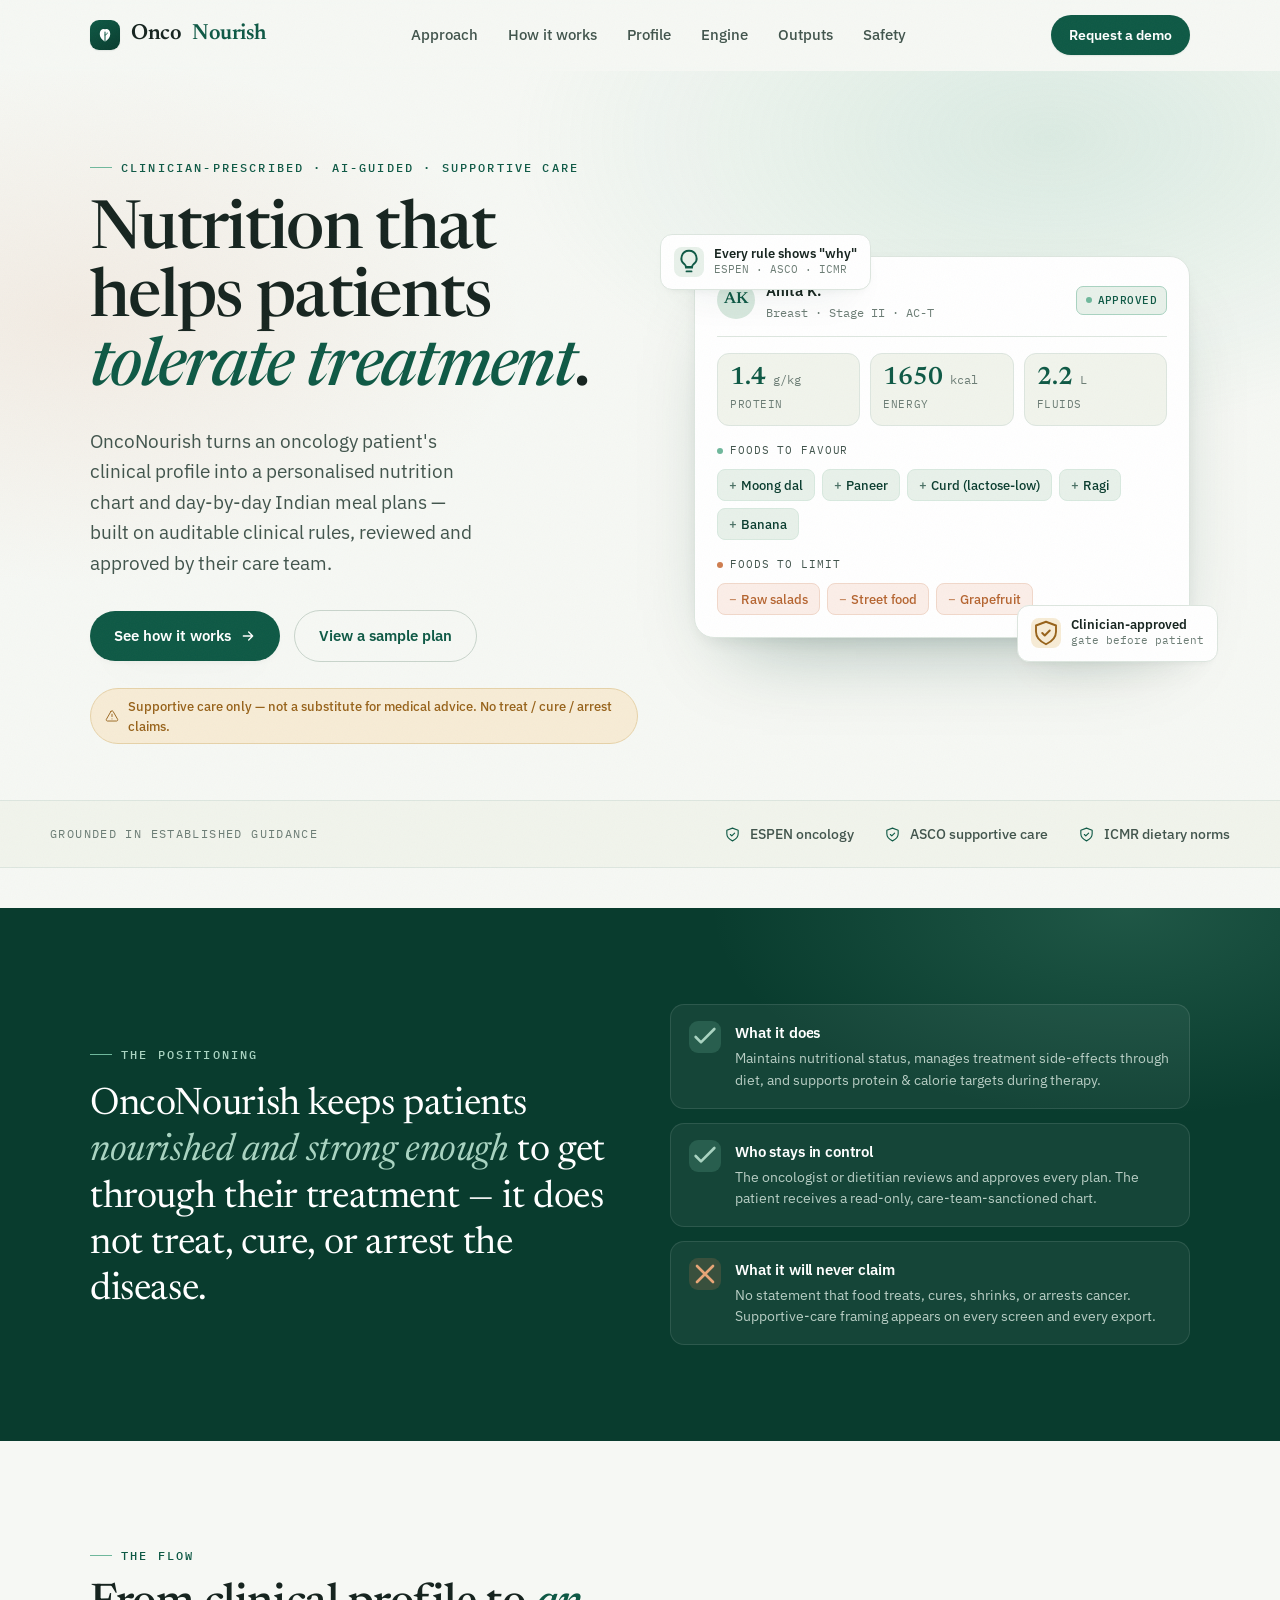
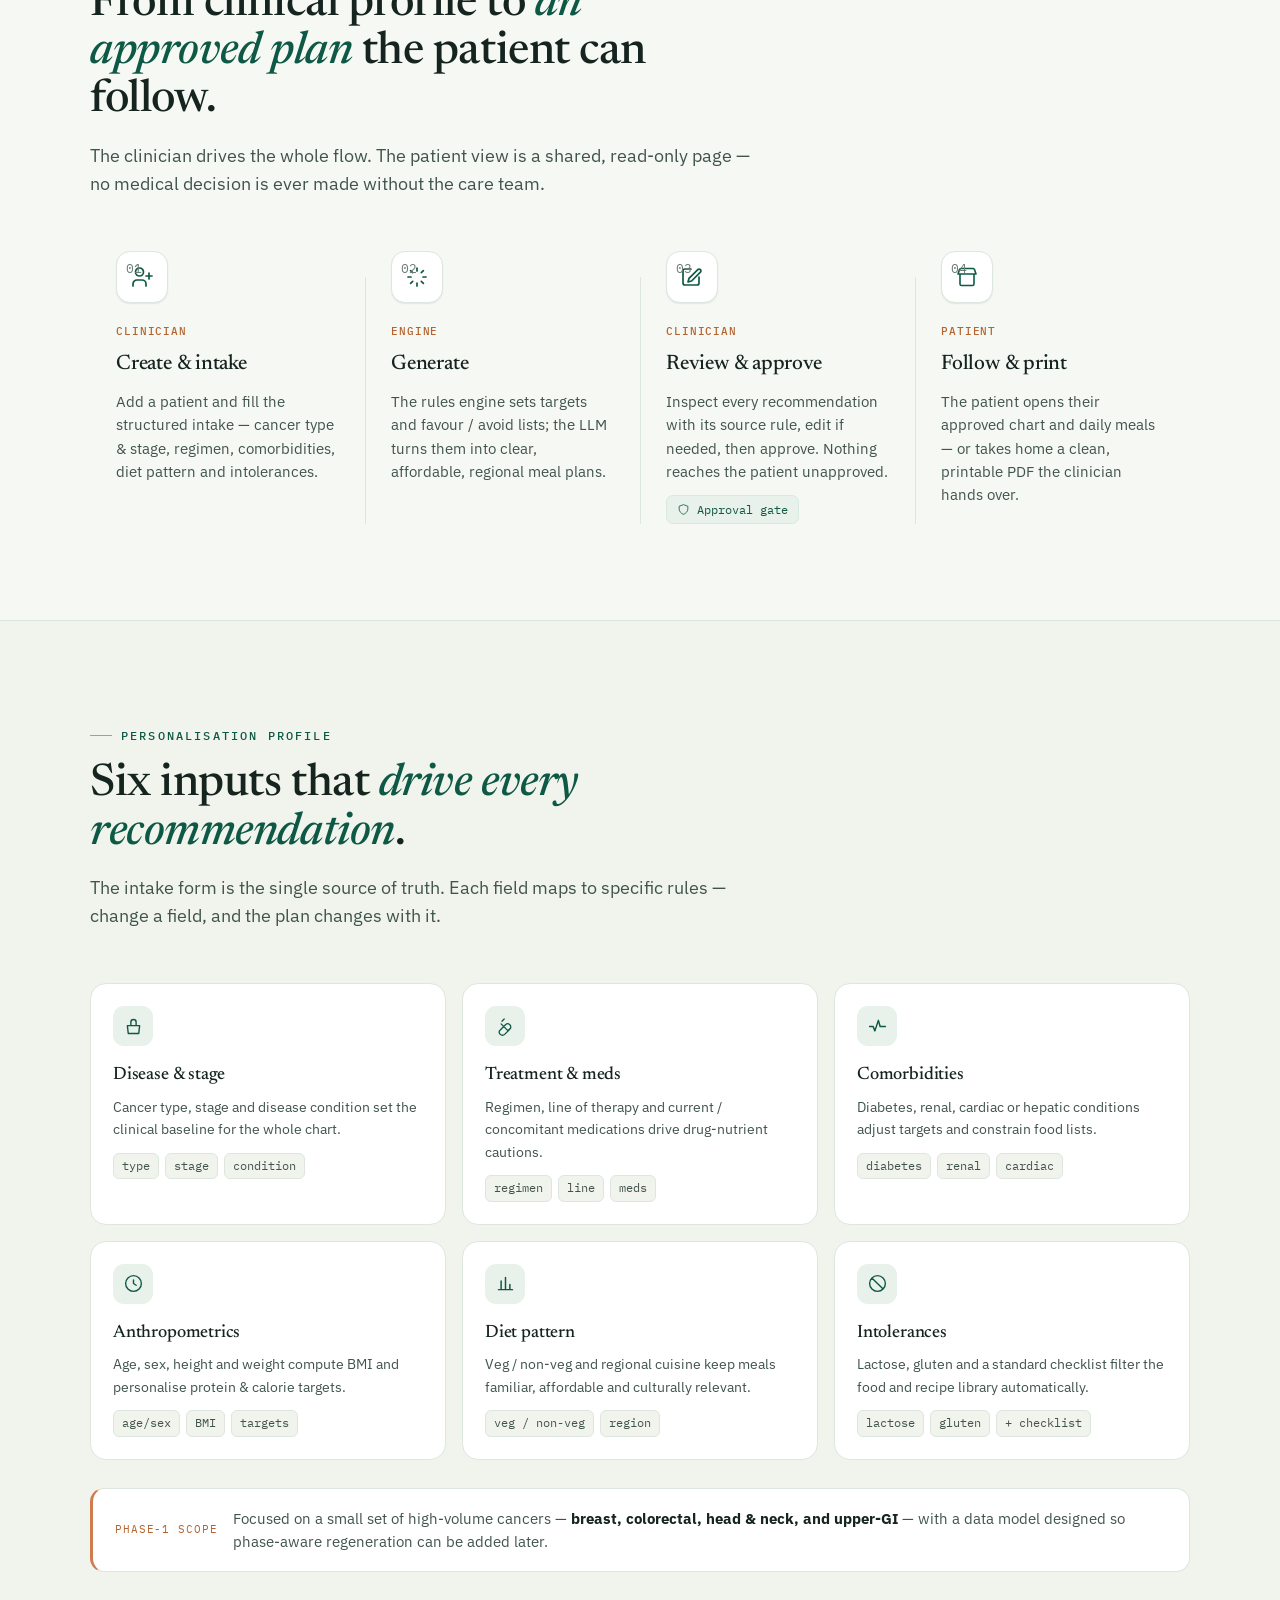
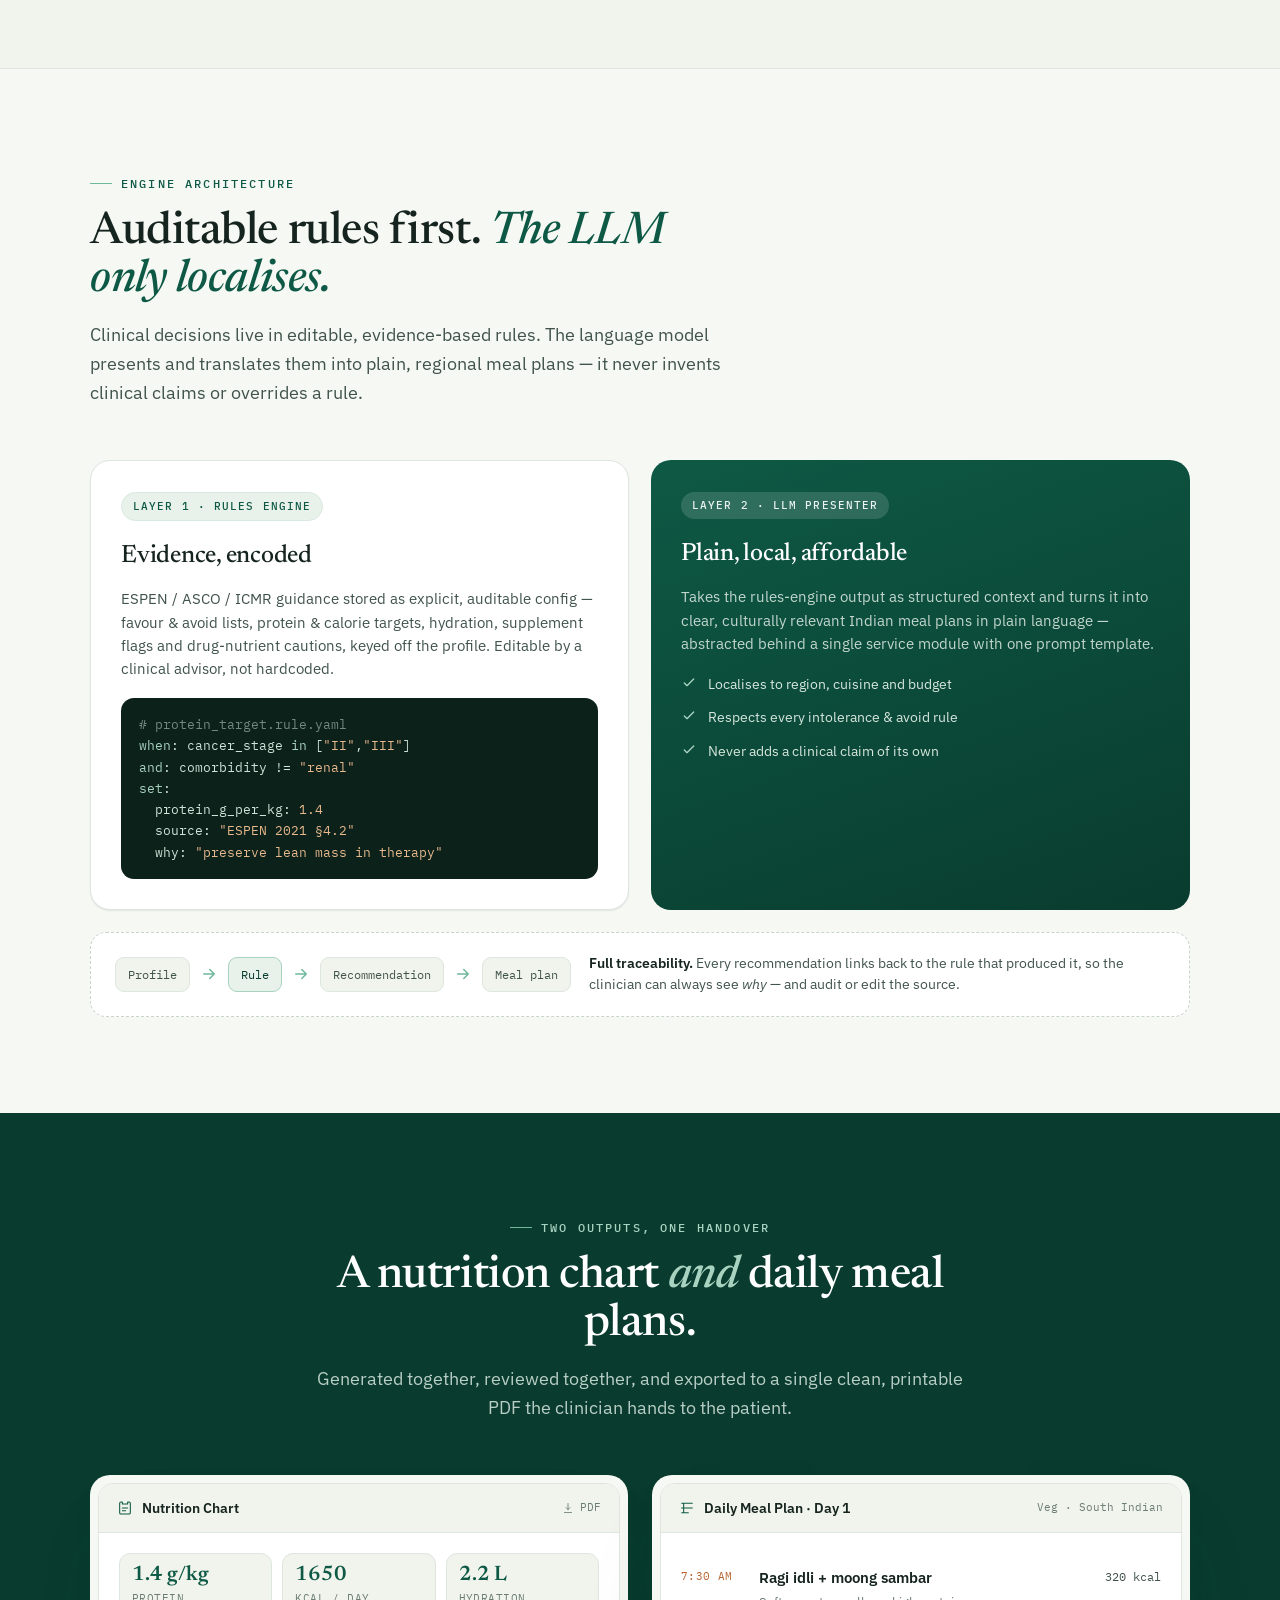
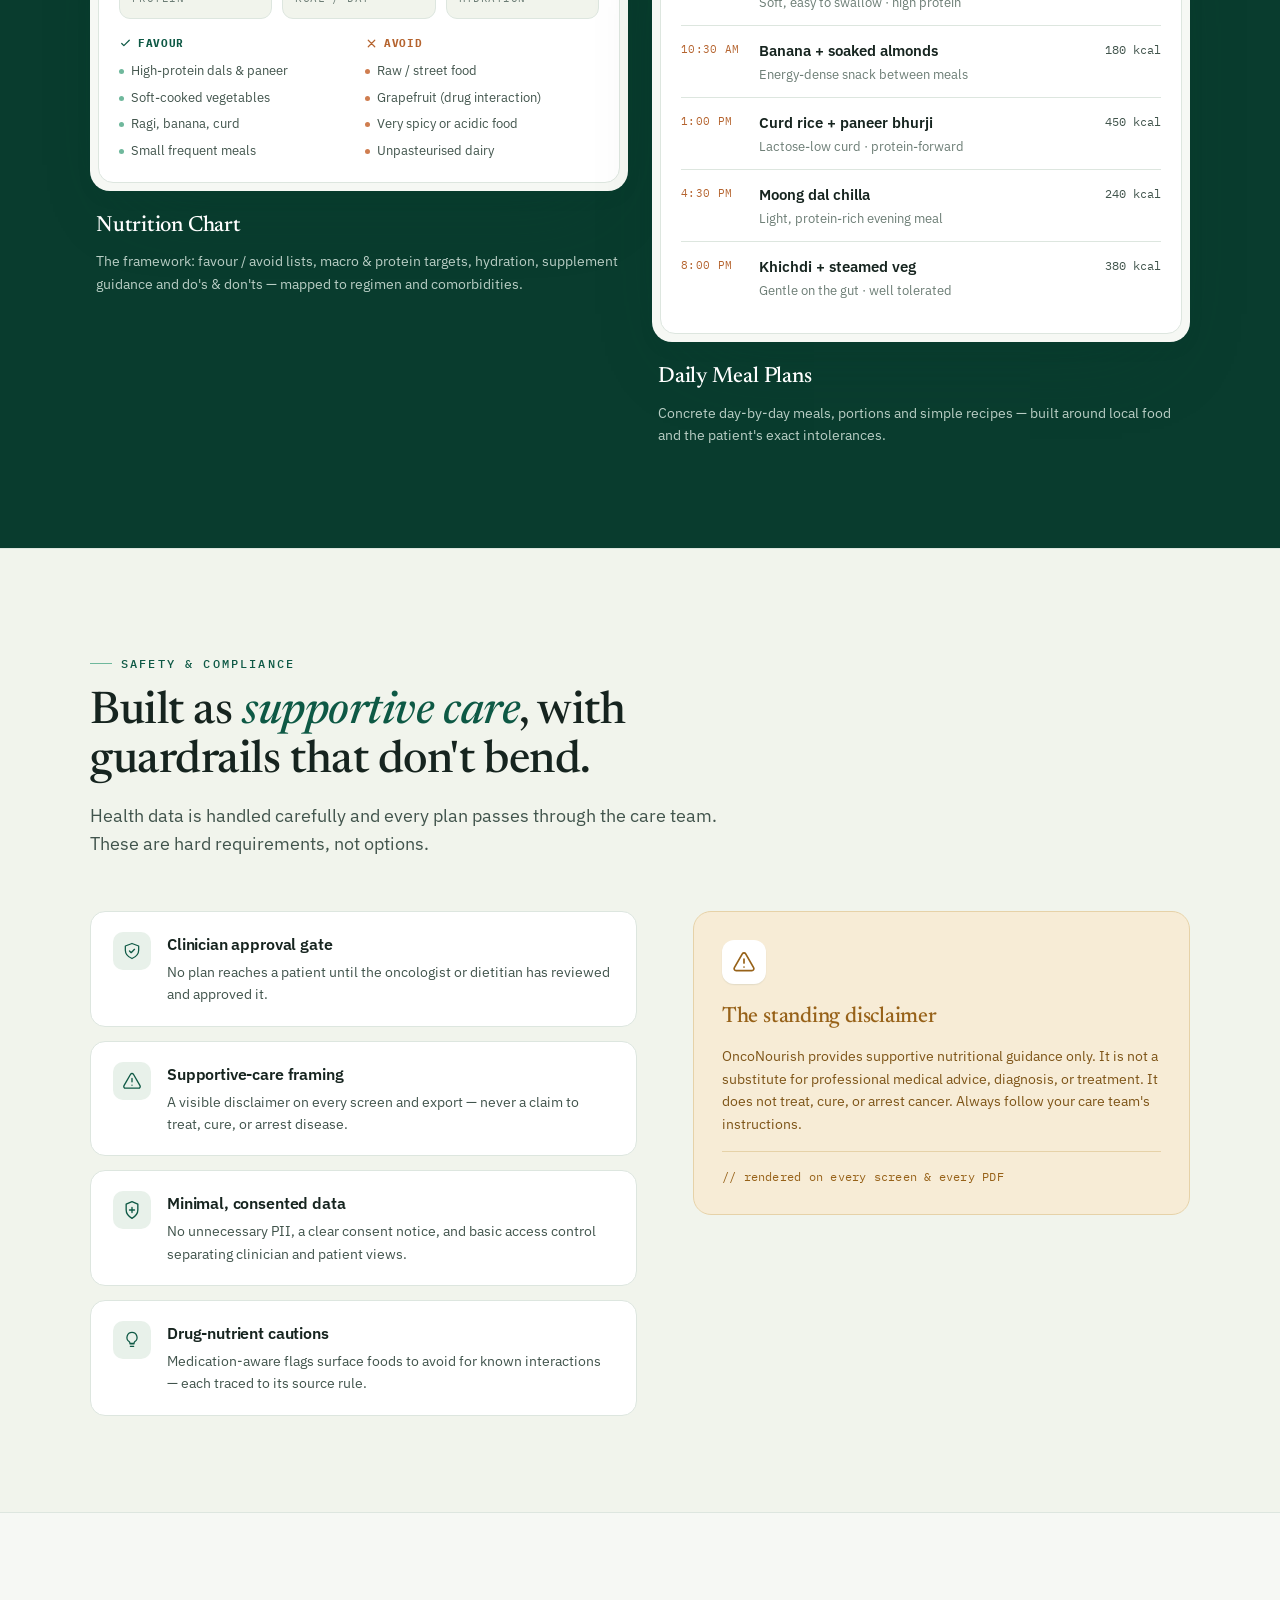
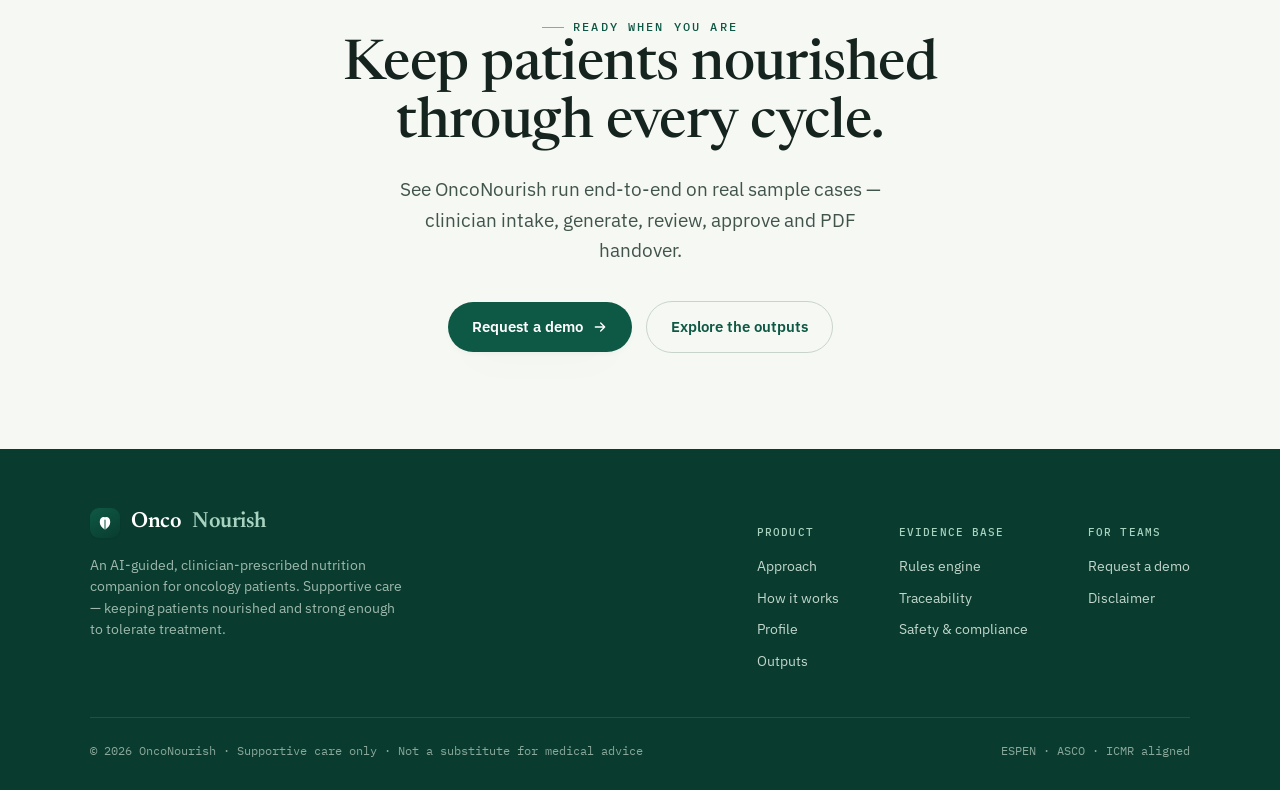
<file: print.html>
<!DOCTYPE html>
<html lang="en">
<head>
<meta charset="UTF-8" />
<meta name="viewport" content="width=device-width, initial-scale=1.0" />
<title>OncoNourish — Clinician-prescribed nutrition for oncology patients</title>
<link rel="preconnect" href="https://fonts.googleapis.com" />
<link rel="preconnect" href="https://fonts.gstatic.com" crossorigin />
<link href="https://fonts.googleapis.com/css2?family=Newsreader:ital,opsz,wght@0,6..72,400;0,6..72,500;0,6..72,600;1,6..72,400&family=IBM+Plex+Sans:wght@400;500;600;700&family=IBM+Plex+Mono:wght@400;500;600&display=swap" rel="stylesheet" />
<style>
  :root {
    --green: #0e5945;
    --green-deep: #093c2e;
    --green-700: #14624d;
    --sage: #6fb89c;
    --sage-soft: #a9d3c1;
    --clay: #cf7d4f;
    --clay-deep: #b5642f;
    --ink: #16241f;
    --ink-soft: #41544c;
    --muted: #6c7d75;
    --paper: #f6f8f4;
    --paper-warm: #f1f4ec;
    --card: #ffffff;
    --mint: #e8f1ea;
    --mint-deep: #d8e9df;
    --line: #dde6df;
    --line-strong: #c8d4cb;
    --amber-bg: #f7ecd6;
    --amber-ink: #976219;
    --amber-line: #e6d2a8;
    --shadow-sm: 0 1px 2px rgba(9,60,46,.05), 0 1px 1px rgba(9,60,46,.04);
    --shadow-md: 0 18px 40px -24px rgba(9,60,46,.28), 0 4px 12px -8px rgba(9,60,46,.16);
    --shadow-lg: 0 40px 80px -40px rgba(9,60,46,.38), 0 8px 24px -12px rgba(9,60,46,.18);
    --maxw: 1180px;
  }

  * { box-sizing: border-box; }
  html { scroll-behavior: smooth; }
  body {
    margin: 0;
    background: var(--paper);
    color: var(--ink);
    font-family: "IBM Plex Sans", system-ui, sans-serif;
    font-size: 17px;
    line-height: 1.6;
    -webkit-font-smoothing: antialiased;
    text-rendering: optimizeLegibility;
    overflow-x: hidden;
  }
  body::before {
    content: "";
    position: fixed;
    inset: 0;
    pointer-events: none;
    z-index: 9999;
    opacity: .035;
    background-image: url("data:image/svg+xml,%3Csvg xmlns='http://www.w3.org/2000/svg' width='160' height='160'%3E%3Cfilter id='n'%3E%3CfeTurbulence type='fractalNoise' baseFrequency='0.85' numOctaves='2'/%3E%3C/filter%3E%3Crect width='100%25' height='100%25' filter='url(%23n)'/%3E%3C/svg%3E");
  }

  h1, h2, h3, h4 { font-family: "Newsreader", Georgia, serif; font-weight: 500; letter-spacing: -.01em; margin: 0; color: var(--ink); }
  p { margin: 0; }
  a { color: inherit; text-decoration: none; }

  .wrap { max-width: var(--maxw); margin: 0 auto; padding: 0 40px; }
  .mono { font-family: "IBM Plex Mono", monospace; }
  .eyebrow {
    font-family: "IBM Plex Mono", monospace;
    font-size: 12px;
    letter-spacing: .18em;
    text-transform: uppercase;
    color: var(--green);
    font-weight: 500;
    display: inline-flex;
    align-items: center;
    gap: 9px;
  }
  .eyebrow::before { content: ""; width: 22px; height: 1px; background: var(--sage); display: inline-block; }

  /* ---------- NAV ---------- */
  header.nav {
    position: sticky; top: 0; z-index: 100;
    backdrop-filter: blur(14px);
    background: rgba(246,248,244,.82);
    border-bottom: 1px solid transparent;
    transition: border-color .3s, background .3s;
  }
  header.nav.scrolled { border-bottom-color: var(--line); background: rgba(246,248,244,.92); }
  .nav-inner { display: flex; align-items: center; justify-content: space-between; height: 70px; }
  .brand { display: flex; align-items: center; gap: 11px; font-family: "Newsreader", serif; font-weight: 600; font-size: 22px; letter-spacing: -.02em; }
  .brand .mark {
    width: 30px; height: 30px; border-radius: 9px;
    background: linear-gradient(150deg, var(--green) 0%, var(--green-deep) 100%);
    display: grid; place-items: center; box-shadow: var(--shadow-sm);
    flex: none;
  }
  .brand .mark svg { width: 18px; height: 18px; }
  .brand b { color: var(--green); font-weight: 600; }
  .nav-links { display: flex; align-items: center; gap: 30px; }
  .nav-links a { font-size: 14.5px; color: var(--ink-soft); font-weight: 500; transition: color .2s; white-space: nowrap; }
  .nav-links a:hover { color: var(--green); }
  .nav-cta {
    font-family: "IBM Plex Sans", sans-serif;
    font-size: 14px; font-weight: 600;
    padding: 9px 18px; border-radius: 999px;
    background: var(--green); color: #fff;
    box-shadow: var(--shadow-sm);
    transition: transform .2s, background .2s;
    white-space: nowrap;
  }
  .nav-cta:hover { background: var(--green-deep); transform: translateY(-1px); }
  .nav-toggle { display: none; }

  /* ---------- HERO ---------- */
  .hero { position: relative; padding: 78px 0 40px; overflow: hidden; }
  .hero-bg {
    position: absolute; inset: 0; z-index: 0; pointer-events: none;
    background:
      radial-gradient(60% 50% at 82% 8%, rgba(111,184,156,.20), transparent 70%),
      radial-gradient(50% 45% at 6% 30%, rgba(207,125,79,.10), transparent 70%);
  }
  .hero-grid { position: relative; z-index: 1; display: grid; grid-template-columns: 1.05fr .95fr; gap: 56px; align-items: center; }
  .hero h1 { font-size: clamp(40px, 5.4vw, 67px); line-height: 1.02; margin: 22px 0 0; letter-spacing: -.025em; }
  .hero h1 em { font-style: italic; color: var(--green); }
  .hero .lede { font-size: 19px; color: var(--ink-soft); margin-top: 22px; max-width: 36ch; }
  .hero-cta { display: flex; gap: 14px; margin-top: 32px; flex-wrap: wrap; align-items: center; }
  .btn {
    display: inline-flex; align-items: center; gap: 9px;
    font-weight: 600; font-size: 15px; padding: 13px 24px; border-radius: 999px;
    cursor: pointer; transition: transform .2s, box-shadow .2s, background .2s; border: none;
  }
  .btn-primary { background: var(--green); color: #fff; box-shadow: var(--shadow-md); }
  .btn-primary:hover { transform: translateY(-2px); background: var(--green-deep); }
  .btn-ghost { background: transparent; color: var(--green); border: 1px solid var(--line-strong); }
  .btn-ghost:hover { border-color: var(--green); background: var(--mint); }
  .btn svg { width: 16px; height: 16px; }

  .disclaimer-chip {
    display: inline-flex; align-items: center; gap: 9px;
    font-size: 12.5px; color: var(--amber-ink); font-weight: 500;
    background: var(--amber-bg); border: 1px solid var(--amber-line);
    padding: 7px 14px; border-radius: 999px; margin-top: 26px;
  }
  .disclaimer-chip svg { width: 14px; height: 14px; flex: none; }

  /* hero product card */
  .hero-card-stack { position: relative; }
  .chart-card {
    background: var(--card); border: 1px solid var(--line); border-radius: 20px;
    box-shadow: var(--shadow-lg); padding: 22px; position: relative; z-index: 2;
  }
  .chart-card .cc-head { display: flex; align-items: center; justify-content: space-between; padding-bottom: 14px; border-bottom: 1px solid var(--line); }
  .cc-patient { display: flex; align-items: center; gap: 11px; }
  .cc-avatar { width: 38px; height: 38px; border-radius: 50%; background: var(--mint-deep); color: var(--green); display: grid; place-items: center; font-family: "Newsreader", serif; font-weight: 600; font-size: 16px; }
  .cc-name { font-weight: 600; font-size: 15px; }
  .cc-sub { font-size: 12px; color: var(--muted); font-family: "IBM Plex Mono", monospace; }
  .badge-approved { font-family: "IBM Plex Mono", monospace; font-size: 10.5px; letter-spacing: .04em; text-transform: uppercase; color: var(--green); background: var(--mint); border: 1px solid var(--sage-soft); padding: 5px 9px; border-radius: 7px; font-weight: 500; display: inline-flex; gap: 6px; align-items: center; }
  .badge-approved::before { content:""; width: 6px; height: 6px; border-radius: 50%; background: var(--sage); }

  .cc-targets { display: grid; grid-template-columns: repeat(3, 1fr); gap: 10px; margin: 16px 0; }
  .target { background: var(--paper-warm); border: 1px solid var(--line); border-radius: 12px; padding: 12px; }
  .target .t-num { font-family: "Newsreader", serif; font-size: 25px; font-weight: 600; color: var(--green); line-height: 1; }
  .target .t-num small { font-size: 12px; font-family: "IBM Plex Mono", monospace; color: var(--muted); font-weight: 400; }
  .target .t-label { font-size: 11px; color: var(--muted); margin-top: 5px; text-transform: uppercase; letter-spacing: .05em; font-family: "IBM Plex Mono", monospace; }

  .cc-section-label { font-family: "IBM Plex Mono", monospace; font-size: 11px; letter-spacing: .08em; text-transform: uppercase; color: var(--ink-soft); margin: 16px 0 9px; display: flex; align-items: center; gap: 7px; }
  .cc-section-label .dot { width: 6px; height: 6px; border-radius: 50%; }
  .chips { display: flex; flex-wrap: wrap; gap: 7px; }
  .chip { font-size: 12.5px; padding: 5px 11px; border-radius: 8px; font-weight: 500; }
  .chip.fav { background: var(--mint); color: var(--green-deep); border: 1px solid var(--mint-deep); }
  .chip.avoid { background: #fbeee8; color: var(--clay-deep); border: 1px solid #f1d8ca; }
  .chip.avoid::before { content: "−"; margin-right: 4px; opacity:.7; }
  .chip.fav::before { content: "+"; margin-right: 4px; opacity:.7; }

  .float-tag {
    position: absolute; z-index: 3; background: var(--card); border: 1px solid var(--line);
    border-radius: 12px; box-shadow: var(--shadow-md); padding: 11px 13px; display: flex; gap: 10px; align-items: center;
  }
  .float-tag .ft-ico { width: 30px; height: 30px; border-radius: 8px; display: grid; place-items: center; flex: none; }
  .float-tag .ft-t { font-size: 12.5px; font-weight: 600; line-height: 1.2; }
  .float-tag .ft-s { font-size: 11px; color: var(--muted); font-family: "IBM Plex Mono", monospace; }
  .float-why { top: -22px; left: -34px; }
  .float-why .ft-ico { background: var(--mint); color: var(--green); }
  .float-rule { bottom: -24px; right: -28px; }
  .float-rule .ft-ico { background: var(--amber-bg); color: var(--amber-ink); }

  /* ---------- trust strip ---------- */
  .trust { border-top: 1px solid var(--line); border-bottom: 1px solid var(--line); background: var(--paper-warm); margin-top: 56px; }
  .trust-inner { display: flex; align-items: center; justify-content: space-between; gap: 24px; padding: 22px 0; flex-wrap: wrap; }
  .trust-label { font-family: "IBM Plex Mono", monospace; font-size: 11.5px; letter-spacing: .12em; text-transform: uppercase; color: var(--muted); }
  .trust-items { display: flex; gap: 30px; flex-wrap: wrap; }
  .trust-item { display: flex; align-items: center; gap: 9px; font-size: 14px; font-weight: 500; color: var(--ink-soft); }
  .trust-item svg { width: 17px; height: 17px; color: var(--green); flex: none; }

  /* ---------- section scaffolding ---------- */
  section.block { padding: 96px 0; position: relative; }
  .sec-head { max-width: 660px; margin-bottom: 52px; }
  .sec-head.center { margin-left: auto; margin-right: auto; text-align: center; }
  .sec-head h2 { font-size: clamp(31px, 3.8vw, 45px); line-height: 1.07; margin-top: 16px; }
  .sec-head h2 em { font-style: italic; color: var(--green); }
  .sec-head p { color: var(--ink-soft); font-size: 18px; margin-top: 16px; }

  /* ---------- positioning ---------- */
  .pos { background: var(--green-deep); color: #eaf3ee; position: relative; overflow: hidden; }
  .pos::after { content:""; position:absolute; inset:0; pointer-events:none;
    background: radial-gradient(50% 60% at 88% 0%, rgba(111,184,156,.22), transparent 65%); }
  .pos .wrap { position: relative; z-index: 1; }
  .pos .eyebrow { color: var(--sage-soft); }
  .pos .eyebrow::before { background: var(--sage); }
  .pos h2 { color: #fff; }
  .pos h2 em { color: var(--sage-soft); }
  .pos-grid { display: grid; grid-template-columns: 1fr 1fr; gap: 60px; align-items: center; }
  .pos-quote { font-family: "Newsreader", serif; font-size: clamp(27px,3.2vw,38px); line-height: 1.22; color: #fff; letter-spacing: -.01em; }
  .pos-quote .hl { color: var(--sage-soft); font-style: italic; }
  .pos-claims { display: grid; gap: 14px; }
  .claim { display: flex; gap: 14px; align-items: flex-start; padding: 16px 18px; border-radius: 14px; background: rgba(255,255,255,.05); border: 1px solid rgba(255,255,255,.10); }
  .claim .ci { width: 32px; height: 32px; border-radius: 9px; display: grid; place-items: center; flex: none; }
  .claim.yes .ci { background: rgba(111,184,156,.22); color: var(--sage-soft); }
  .claim.no .ci { background: rgba(207,125,79,.20); color: #e7a577; }
  .claim h4 { color: #fff; font-family: "IBM Plex Sans", sans-serif; font-size: 15px; font-weight: 600; }
  .claim p { font-size: 13.5px; color: #b9cec5; margin-top: 3px; }

  /* ---------- how it works ---------- */
  .flow { display: grid; grid-template-columns: repeat(4, 1fr); gap: 0; position: relative; }
  .flow-step { padding: 0 26px; position: relative; }
  .flow-step:not(:last-child)::after {
    content:""; position: absolute; top: 26px; right: -1px; width: 1px; height: calc(100% - 26px);
    background: var(--line);
  }
  .flow-num {
    width: 52px; height: 52px; border-radius: 14px; background: var(--card); border: 1px solid var(--line);
    display: grid; place-items: center; margin-bottom: 20px; box-shadow: var(--shadow-sm); position: relative;
  }
  .flow-num span { font-family: "IBM Plex Mono", monospace; font-size: 13px; color: var(--muted); position: absolute; top: 7px; left: 9px; }
  .flow-num svg { width: 24px; height: 24px; color: var(--green); }
  .flow-actor { font-family: "IBM Plex Mono", monospace; font-size: 11px; letter-spacing: .08em; text-transform: uppercase; color: var(--clay-deep); font-weight: 500; }
  .flow-step h3 { font-size: 21px; margin: 7px 0 9px; }
  .flow-step p { font-size: 14.5px; color: var(--ink-soft); }
  .flow-gate { margin-top: 12px; display: inline-flex; align-items: center; gap: 7px; font-size: 12px; font-family: "IBM Plex Mono", monospace; color: var(--green); background: var(--mint); border: 1px solid var(--mint-deep); padding: 4px 10px; border-radius: 7px; }
  .flow-gate svg { width: 13px; height: 13px; }

  /* ---------- profile ---------- */
  .profile { background: var(--paper-warm); border-top: 1px solid var(--line); border-bottom: 1px solid var(--line); }
  .profile-grid { display: grid; grid-template-columns: repeat(3, 1fr); gap: 16px; }
  .pcard { background: var(--card); border: 1px solid var(--line); border-radius: 16px; padding: 22px; transition: transform .25s, box-shadow .25s, border-color .25s; }
  .pcard:hover { transform: translateY(-3px); box-shadow: var(--shadow-md); border-color: var(--sage-soft); }
  .pcard .pico { width: 40px; height: 40px; border-radius: 11px; background: var(--mint); color: var(--green); display: grid; place-items: center; margin-bottom: 15px; }
  .pcard .pico svg { width: 21px; height: 21px; }
  .pcard h4 { font-size: 18px; margin-bottom: 6px; }
  .pcard p { font-size: 14px; color: var(--ink-soft); }
  .pcard .ptags { display: flex; flex-wrap: wrap; gap: 6px; margin-top: 12px; }
  .ptag { font-size: 11.5px; font-family: "IBM Plex Mono", monospace; color: var(--ink-soft); background: var(--paper-warm); border: 1px solid var(--line); padding: 3px 8px; border-radius: 6px; }

  .scope-note { margin-top: 28px; display: flex; align-items: center; gap: 16px; padding: 18px 22px; background: var(--card); border: 1px solid var(--line); border-left: 3px solid var(--clay); border-radius: 14px; }
  .scope-note .sn-label { font-family: "IBM Plex Mono", monospace; font-size: 11px; text-transform: uppercase; letter-spacing: .08em; color: var(--clay-deep); flex: none; }
  .scope-note .sn-body { font-size: 14.5px; color: var(--ink-soft); }
  .scope-note .sn-body strong { color: var(--ink); }

  /* ---------- engine ---------- */
  .engine-grid { display: grid; grid-template-columns: 1fr 1fr; gap: 22px; }
  .layer { border-radius: 20px; padding: 30px; position: relative; overflow: hidden; }
  .layer-rules { background: var(--card); border: 1px solid var(--line); box-shadow: var(--shadow-sm); }
  .layer-llm { background: linear-gradient(160deg, var(--green) 0%, var(--green-deep) 100%); color: #eaf3ee; }
  .layer-tag { font-family: "IBM Plex Mono", monospace; font-size: 11px; letter-spacing: .1em; text-transform: uppercase; font-weight: 500; padding: 5px 11px; border-radius: 999px; display: inline-block; }
  .layer-rules .layer-tag { background: var(--mint); color: var(--green); border: 1px solid var(--mint-deep); }
  .layer-llm .layer-tag { background: rgba(255,255,255,.14); color: #eaf3ee; }
  .layer h3 { font-size: 25px; margin: 16px 0 10px; }
  .layer-llm h3 { color: #fff; }
  .layer > p { font-size: 14.5px; color: var(--ink-soft); }
  .layer-llm > p { color: #c2d6cc; }
  .rule-snippet { margin-top: 18px; background: #0d211b; border-radius: 13px; padding: 16px 18px; font-family: "IBM Plex Mono", monospace; font-size: 12.5px; line-height: 1.7; color: #cfe3d8; overflow-x: auto; }
  .rule-snippet .k { color: var(--sage-soft); }
  .rule-snippet .s { color: #e7b98c; }
  .rule-snippet .c { color: #6f8a7f; }
  .llm-list { margin: 18px 0 0; padding: 0; list-style: none; display: grid; gap: 11px; }
  .llm-list li { display: flex; gap: 11px; font-size: 14px; align-items: flex-start; color: #d6e6dd; }
  .llm-list li svg { width: 16px; height: 16px; color: var(--sage-soft); flex: none; margin-top: 2px; }

  .trace { margin-top: 22px; display: grid; grid-template-columns: auto 1fr; gap: 18px; align-items: center; background: var(--card); border: 1px dashed var(--line-strong); border-radius: 16px; padding: 20px 24px; }
  .trace-flow { display: flex; align-items: center; gap: 10px; flex-wrap: wrap; }
  .trace-node { font-family: "IBM Plex Mono", monospace; font-size: 12px; padding: 7px 12px; border-radius: 9px; background: var(--paper-warm); border: 1px solid var(--line); color: var(--ink-soft); white-space: nowrap; }
  .trace-node.hl { background: var(--mint); border-color: var(--sage-soft); color: var(--green-deep); }
  .trace-arrow { color: var(--sage); flex: none; }
  .trace-arrow svg { width: 18px; height: 18px; display:block; }
  .trace-cap { font-size: 13.5px; color: var(--ink-soft); }
  .trace-cap strong { color: var(--ink); font-weight: 600; }

  /* ---------- outputs ---------- */
  .outputs { background: var(--green-deep); color: #eaf3ee; }
  .outputs .eyebrow { color: var(--sage-soft); }
  .outputs .eyebrow::before { background: var(--sage); }
  .outputs h2 { color: #fff; }
  .outputs h2 em { color: var(--sage-soft); }
  .outputs .sec-head p { color: #b9cec5; }
  .out-grid { display: grid; grid-template-columns: 1fr 1fr; gap: 24px; }
  .out-panel { background: var(--paper); color: var(--ink); border-radius: 20px; padding: 8px; box-shadow: var(--shadow-lg); }
  .out-window { background: var(--card); border: 1px solid var(--line); border-radius: 15px; overflow: hidden; }
  .out-bar { display: flex; align-items: center; justify-content: space-between; padding: 13px 18px; border-bottom: 1px solid var(--line); background: var(--paper-warm); }
  .out-bar .ob-title { font-weight: 600; font-size: 14px; display: flex; align-items: center; gap: 9px; }
  .out-bar .ob-title svg { width: 16px; height: 16px; color: var(--green); }
  .out-bar .ob-pdf { font-family: "IBM Plex Mono", monospace; font-size: 11px; color: var(--muted); display: flex; align-items: center; gap: 6px; }
  .out-body { padding: 20px; }
  .out-caption { padding: 16px 8px 8px; }
  .out-caption h3 { font-size: 22px; color: var(--ink); }
  .out-caption p { font-size: 14px; color: var(--ink-soft); margin-top: 6px; }
  .outputs .out-caption h3 { color: #fff; }
  .outputs .out-caption p { color: #b9cec5; }
  .outputs .out-caption { padding: 18px 6px 6px; }

  .macro-row { display: grid; grid-template-columns: repeat(3,1fr); gap: 10px; margin-bottom: 16px; }
  .macro { background: var(--paper-warm); border: 1px solid var(--line); border-radius: 11px; padding: 11px 12px; }
  .macro .m-n { font-family: "Newsreader", serif; font-size: 21px; font-weight: 600; color: var(--green); line-height: 1; }
  .macro .m-l { font-size: 10.5px; color: var(--muted); margin-top: 4px; font-family: "IBM Plex Mono", monospace; text-transform: uppercase; letter-spacing: .04em; }
  .dl-row { display: flex; gap: 12px; }
  .dl-col { flex: 1; }
  .dl-col h5 { font-family: "IBM Plex Mono", monospace; font-size: 11px; text-transform: uppercase; letter-spacing: .06em; margin: 0 0 8px; display: flex; align-items: center; gap: 6px; }
  .dl-col.fav h5 { color: var(--green); }
  .dl-col.avoid h5 { color: var(--clay-deep); }
  .dl-col ul { margin: 0; padding: 0; list-style: none; display: grid; gap: 6px; }
  .dl-col li { font-size: 13px; color: var(--ink-soft); display: flex; gap: 7px; align-items: baseline; }
  .dl-col li::before { content: ""; width: 5px; height: 5px; border-radius: 50%; flex: none; transform: translateY(-1px); }
  .dl-col.fav li::before { background: var(--sage); }
  .dl-col.avoid li::before { background: var(--clay); }

  .meal { display: flex; gap: 14px; padding: 13px 0; border-bottom: 1px solid var(--line); }
  .meal:last-child { border-bottom: none; }
  .meal-time { font-family: "IBM Plex Mono", monospace; font-size: 11px; color: var(--clay-deep); width: 64px; flex: none; padding-top: 2px; text-transform: uppercase; letter-spacing: .03em; }
  .meal-main { flex: 1; }
  .meal-main h6 { font-size: 14.5px; margin: 0 0 2px; font-family: "IBM Plex Sans", sans-serif; font-weight: 600; }
  .meal-main p { font-size: 12.5px; color: var(--muted); }
  .meal-kcal { font-family: "IBM Plex Mono", monospace; font-size: 11.5px; color: var(--ink-soft); flex: none; padding-top: 2px; }

  /* ---------- safety ---------- */
  .safety-grid { display: grid; grid-template-columns: 1.1fr 1fr; gap: 56px; align-items: start; }
  .safety-list { display: grid; gap: 14px; }
  .srow { display: flex; gap: 16px; padding: 20px 22px; background: var(--card); border: 1px solid var(--line); border-radius: 15px; transition: border-color .25s, box-shadow .25s; }
  .srow:hover { border-color: var(--sage-soft); box-shadow: var(--shadow-sm); }
  .srow .si { width: 38px; height: 38px; border-radius: 10px; background: var(--mint); color: var(--green); display: grid; place-items: center; flex: none; }
  .srow .si svg { width: 20px; height: 20px; }
  .srow h4 { font-family: "IBM Plex Sans", sans-serif; font-size: 15.5px; font-weight: 600; margin-bottom: 4px; }
  .srow p { font-size: 14px; color: var(--ink-soft); }
  .safety-aside { position: sticky; top: 90px; }
  .disclaimer-card { background: var(--amber-bg); border: 1px solid var(--amber-line); border-radius: 18px; padding: 28px; }
  .disclaimer-card .dc-ico { width: 44px; height: 44px; border-radius: 12px; background: #fff; color: var(--amber-ink); display: grid; place-items: center; margin-bottom: 16px; box-shadow: var(--shadow-sm); }
  .disclaimer-card .dc-ico svg { width: 24px; height: 24px; }
  .disclaimer-card h3 { font-size: 22px; color: var(--amber-ink); margin-bottom: 10px; }
  .disclaimer-card p { font-size: 14px; color: #7d5417; line-height: 1.6; }
  .disclaimer-card .dc-rule { margin-top: 16px; padding-top: 16px; border-top: 1px solid var(--amber-line); font-family: "IBM Plex Mono", monospace; font-size: 11.5px; color: var(--amber-ink); letter-spacing: .02em; }

  /* ---------- CTA ---------- */
  .cta { text-align: center; padding: 110px 0; }
  .cta h2 { font-size: clamp(34px, 4.6vw, 56px); line-height: 1.05; }
  .cta h2 em { font-style: italic; color: var(--green); }
  .cta p { font-size: 19px; color: var(--ink-soft); max-width: 46ch; margin: 20px auto 0; }
  .cta .hero-cta { justify-content: center; margin-top: 36px; }

  /* ---------- footer ---------- */
  footer { background: var(--green-deep); color: #b9cec5; padding: 56px 0 30px; }
  .foot-top { display: flex; justify-content: space-between; gap: 40px; flex-wrap: wrap; padding-bottom: 36px; border-bottom: 1px solid rgba(255,255,255,.1); }
  .foot-brand { max-width: 320px; }
  .foot-brand .brand { color: #fff; }
  .foot-brand .brand b { color: var(--sage-soft); }
  .foot-brand p { font-size: 13.5px; margin-top: 14px; color: #9fb8ad; }
  .foot-cols { display: flex; gap: 60px; flex-wrap: wrap; }
  .foot-col h5 { font-family: "IBM Plex Mono", monospace; font-size: 11px; letter-spacing: .1em; text-transform: uppercase; color: var(--sage-soft); margin-bottom: 14px; font-weight: 500; }
  .foot-col a { display: block; font-size: 14px; color: #c2d6cc; margin-bottom: 9px; transition: color .2s; }
  .foot-col a:hover { color: #fff; }
  .foot-bottom { display: flex; justify-content: space-between; align-items: center; gap: 20px; flex-wrap: wrap; padding-top: 24px; font-size: 12.5px; color: #8aa79b; }
  .foot-bottom .mono { font-size: 11.5px; }

  /* ---------- reveal ---------- */
  .reveal { transition: opacity .7s cubic-bezier(.16,.84,.44,1), transform .7s cubic-bezier(.16,.84,.44,1); }
  html.anim .reveal { opacity: 0; transform: translateY(26px); }
  html.anim .reveal.in { opacity: 1; transform: none; }
  .reveal.d1 { transition-delay: .08s; } .reveal.d2 { transition-delay: .16s; }
  .reveal.d3 { transition-delay: .24s; } .reveal.d4 { transition-delay: .32s; }

  @media (prefers-reduced-motion: reduce) { html.anim .reveal { opacity: 1; transform: none; transition: none; } html { scroll-behavior: auto; } }

  /* ---------- responsive ---------- */
  @media (max-width: 1000px) {
    .hero-grid, .pos-grid, .engine-grid, .out-grid, .safety-grid { grid-template-columns: 1fr; }
    .hero-card-stack { margin-top: 36px; max-width: 460px; }
    .flow { grid-template-columns: repeat(2, 1fr); gap: 40px 0; }
    .flow-step:nth-child(2)::after { display: none; }
    .profile-grid { grid-template-columns: repeat(2, 1fr); }
    .safety-aside { position: static; }
  }
  @media (max-width: 720px) {
    .wrap { padding: 0 22px; }
    .nav-links { display: none; }
    .nav-toggle { display: grid; }
    section.block { padding: 68px 0; }
    .flow { grid-template-columns: 1fr; }
    .flow-step { padding: 0 0 0 0; }
    .flow-step::after { display: none !important; }
    .profile-grid { grid-template-columns: 1fr; }
    .macro-row, .cc-targets { grid-template-columns: repeat(3,1fr); }
    .float-why { left: -10px; top: -16px; }
    .float-rule { right: -6px; }
    .trace { grid-template-columns: 1fr; }
  }

  /* ---------- PRINT ---------- */
  @media print {
    @page { size: A4 portrait; margin: 14mm 12mm; }
    html, body { background: #fff !important; }
    body::before { display: none !important; }
    * { -webkit-print-color-adjust: exact !important; print-color-adjust: exact !important; }

    /* freeze animations/reveals at their visible end-state */
    html.anim .reveal, html.anim .reveal.in { opacity: 1 !important; transform: none !important; }
    *, *::before, *::after {
      animation-delay: -99s !important; animation-duration: .001s !important;
      animation-iteration-count: 1 !important; animation-fill-mode: both !important;
      animation-play-state: running !important; transition-duration: 0s !important;
    }

    /* drop sticky chrome */
    header.nav { display: none !important; }
    .hero { padding-top: 8px !important; }

    /* tame heavy shadows so they don't muddy print */
    .chart-card, .float-tag, .out-panel, .pcard, .srow, .disclaimer-card,
    .layer-rules, .flow-num { box-shadow: none !important; }
    .chart-card, .out-panel { border: 1px solid var(--line-strong) !important; }

    /* page rhythm: keep each major section together, start fresh sections */
    section.block { padding: 26px 0 !important; break-inside: avoid; }
    section.pos, section.outputs { break-before: page; }
    section#engine, section#safety, section.cta { break-before: page; }
    .sec-head { break-after: avoid; margin-bottom: 26px !important; }

    /* don't split cards/steps/rows across pages */
    .pcard, .srow, .claim, .flow-step, .out-panel, .chart-card,
    .layer, .trace, .scope-note, .disclaimer-card, .meal { break-inside: avoid; }

    /* hero card stack: avoid clipped floats running off the page */
    .float-tag { position: static !important; display: inline-flex; margin: 6px 8px 0 0; }
    .hero-card-stack { margin-top: 18px !important; }

    /* keep dark sections readable on paper */
    .pos, .outputs, footer { box-shadow: none !important; }
  }
</style>
</head>
<body>

<!-- NAV -->
<header class="nav" id="nav">
  <div class="wrap nav-inner">
    <a href="#top" class="brand">
      <span class="mark">
        <svg viewBox="0 0 24 24" fill="none"><path d="M12 21c4.5-3 7-6.5 7-10.5C19 6.4 16.6 4 13.8 4 12.9 4 12 4.4 12 4.4S11.1 4 10.2 4C7.4 4 5 6.4 5 10.5 5 14.5 7.5 18 12 21Z" fill="#fff"/><path d="M12 21V8" stroke="#0e5945" stroke-width="1.4" stroke-linecap="round"/><path d="M12 12c1.6 0 2.8-1.1 3-2.6" stroke="#0e5945" stroke-width="1.2" stroke-linecap="round"/></svg>
      </span>
      Onco<b>Nourish</b>
    </a>
    <nav class="nav-links">
      <a href="#approach">Approach</a>
      <a href="#how">How it works</a>
      <a href="#profile">Profile</a>
      <a href="#engine">Engine</a>
      <a href="#outputs">Outputs</a>
      <a href="#safety">Safety</a>
    </nav>
    <a href="#cta" class="nav-cta">Request a demo</a>
  </div>
</header>

<!-- HERO -->
<section class="hero" id="top">
  <div class="hero-bg"></div>
  <div class="wrap hero-grid">
    <div class="hero-copy">
      <span class="eyebrow reveal">Clinician-prescribed · AI-guided · Supportive care</span>
      <h1 class="reveal d1">Nutrition that helps patients <em>tolerate treatment</em>.</h1>
      <p class="lede reveal d2">OncoNourish turns an oncology patient's clinical profile into a personalised nutrition chart and day-by-day Indian meal plans — built on auditable clinical rules, reviewed and approved by their care team.</p>
      <div class="hero-cta reveal d3">
        <a href="#how" class="btn btn-primary">See how it works
          <svg viewBox="0 0 24 24" fill="none"><path d="M5 12h14M13 6l6 6-6 6" stroke="currentColor" stroke-width="2" stroke-linecap="round" stroke-linejoin="round"/></svg>
        </a>
        <a href="#outputs" class="btn btn-ghost">View a sample plan</a>
      </div>
      <div class="disclaimer-chip reveal d4">
        <svg viewBox="0 0 24 24" fill="none"><path d="M12 9v4m0 4h.01M10.3 3.9 2.4 17.6A2 2 0 0 0 4.1 20.6h15.8a2 2 0 0 0 1.7-3L13.7 3.9a2 2 0 0 0-3.4 0Z" stroke="currentColor" stroke-width="1.6" stroke-linecap="round" stroke-linejoin="round"/></svg>
        Supportive care only — not a substitute for medical advice. No treat / cure / arrest claims.
      </div>
    </div>

    <div class="hero-card-stack reveal d2">
      <div class="float-tag float-why">
        <span class="ft-ico"><svg viewBox="0 0 24 24" fill="none"><path d="M9.5 16.5h5M10 19.5h4M12 3a6 6 0 0 0-3.5 10.9c.6.5 1 1.2 1 2h5c0-.8.4-1.5 1-2A6 6 0 0 0 12 3Z" stroke="currentColor" stroke-width="1.5" stroke-linecap="round" stroke-linejoin="round"/></svg></span>
        <div><div class="ft-t">Every rule shows "why"</div><div class="ft-s">ESPEN · ASCO · ICMR</div></div>
      </div>

      <div class="chart-card">
        <div class="cc-head">
          <div class="cc-patient">
            <div class="cc-avatar">AK</div>
            <div>
              <div class="cc-name">Anita K.</div>
              <div class="cc-sub">Breast · Stage II · AC-T</div>
            </div>
          </div>
          <span class="badge-approved">Approved</span>
        </div>
        <div class="cc-targets">
          <div class="target"><div class="t-num">1.4<small> g/kg</small></div><div class="t-label">Protein</div></div>
          <div class="target"><div class="t-num">1650<small> kcal</small></div><div class="t-label">Energy</div></div>
          <div class="target"><div class="t-num">2.2<small> L</small></div><div class="t-label">Fluids</div></div>
        </div>
        <div class="cc-section-label"><span class="dot" style="background:var(--sage)"></span>Foods to favour</div>
        <div class="chips">
          <span class="chip fav">Moong dal</span><span class="chip fav">Paneer</span><span class="chip fav">Curd (lactose-low)</span><span class="chip fav">Ragi</span><span class="chip fav">Banana</span>
        </div>
        <div class="cc-section-label"><span class="dot" style="background:var(--clay)"></span>Foods to limit</div>
        <div class="chips">
          <span class="chip avoid">Raw salads</span><span class="chip avoid">Street food</span><span class="chip avoid">Grapefruit</span>
        </div>
      </div>

      <div class="float-tag float-rule">
        <span class="ft-ico"><svg viewBox="0 0 24 24" fill="none"><path d="M12 3 4 6v5c0 4.5 3.2 7.8 8 10 4.8-2.2 8-5.5 8-10V6l-8-3Z" stroke="currentColor" stroke-width="1.5" stroke-linejoin="round"/><path d="m9 12 2 2 4-4" stroke="currentColor" stroke-width="1.6" stroke-linecap="round" stroke-linejoin="round"/></svg></span>
        <div><div class="ft-t">Clinician-approved</div><div class="ft-s">gate before patient</div></div>
      </div>
    </div>
  </div>

  <!-- TRUST STRIP -->
  <div class="trust">
    <div class="wrap trust-inner">
      <span class="trust-label">Grounded in established guidance</span>
      <div class="trust-items">
        <span class="trust-item"><svg viewBox="0 0 24 24" fill="none"><path d="m9 12 2 2 4-4M12 3 4 6v5c0 4.5 3.2 7.8 8 10 4.8-2.2 8-5.5 8-10V6l-8-3Z" stroke="currentColor" stroke-width="1.6" stroke-linecap="round" stroke-linejoin="round"/></svg>ESPEN oncology</span>
        <span class="trust-item"><svg viewBox="0 0 24 24" fill="none"><path d="m9 12 2 2 4-4M12 3 4 6v5c0 4.5 3.2 7.8 8 10 4.8-2.2 8-5.5 8-10V6l-8-3Z" stroke="currentColor" stroke-width="1.6" stroke-linecap="round" stroke-linejoin="round"/></svg>ASCO supportive care</span>
        <span class="trust-item"><svg viewBox="0 0 24 24" fill="none"><path d="m9 12 2 2 4-4M12 3 4 6v5c0 4.5 3.2 7.8 8 10 4.8-2.2 8-5.5 8-10V6l-8-3Z" stroke="currentColor" stroke-width="1.6" stroke-linecap="round" stroke-linejoin="round"/></svg>ICMR dietary norms</span>
      </div>
    </div>
  </div>
</section>

<!-- POSITIONING -->
<section class="block pos" id="approach">
  <div class="wrap pos-grid">
    <div>
      <span class="eyebrow reveal">The positioning</span>
      <p class="pos-quote reveal d1" style="margin-top:18px;">OncoNourish keeps patients <span class="hl">nourished and strong enough</span> to get through their treatment — it does not treat, cure, or arrest the disease.</p>
    </div>
    <div class="pos-claims">
      <div class="claim yes reveal d1">
        <span class="ci"><svg viewBox="0 0 24 24" fill="none"><path d="m5 12 4 4 10-10" stroke="currentColor" stroke-width="2" stroke-linecap="round" stroke-linejoin="round"/></svg></span>
        <div><h4>What it does</h4><p>Maintains nutritional status, manages treatment side-effects through diet, and supports protein & calorie targets during therapy.</p></div>
      </div>
      <div class="claim yes reveal d2">
        <span class="ci"><svg viewBox="0 0 24 24" fill="none"><path d="m5 12 4 4 10-10" stroke="currentColor" stroke-width="2" stroke-linecap="round" stroke-linejoin="round"/></svg></span>
        <div><h4>Who stays in control</h4><p>The oncologist or dietitian reviews and approves every plan. The patient receives a read-only, care-team-sanctioned chart.</p></div>
      </div>
      <div class="claim no reveal d3">
        <span class="ci"><svg viewBox="0 0 24 24" fill="none"><path d="M6 6l12 12M18 6 6 18" stroke="currentColor" stroke-width="2" stroke-linecap="round"/></svg></span>
        <div><h4>What it will never claim</h4><p>No statement that food treats, cures, shrinks, or arrests cancer. Supportive-care framing appears on every screen and every export.</p></div>
      </div>
    </div>
  </div>
</section>

<!-- HOW IT WORKS -->
<section class="block" id="how">
  <div class="wrap">
    <div class="sec-head reveal">
      <span class="eyebrow">The flow</span>
      <h2>From clinical profile to <em>an approved plan</em> the patient can follow.</h2>
      <p>The clinician drives the whole flow. The patient view is a shared, read-only page — no medical decision is ever made without the care team.</p>
    </div>
    <div class="flow">
      <div class="flow-step reveal d1">
        <div class="flow-num"><span>01</span><svg viewBox="0 0 24 24" fill="none"><path d="M16 21v-2a4 4 0 0 0-4-4H7a4 4 0 0 0-4 4v2M9.5 11a4 4 0 1 0 0-8 4 4 0 0 0 0 8ZM19 8v6M22 11h-6" stroke="currentColor" stroke-width="1.7" stroke-linecap="round" stroke-linejoin="round"/></svg></div>
        <div class="flow-actor">Clinician</div>
        <h3>Create & intake</h3>
        <p>Add a patient and fill the structured intake — cancer type & stage, regimen, comorbidities, diet pattern and intolerances.</p>
      </div>
      <div class="flow-step reveal d2">
        <div class="flow-num"><span>02</span><svg viewBox="0 0 24 24" fill="none"><path d="M12 3v3M12 18v3M5.6 5.6l2.1 2.1M16.3 16.3l2.1 2.1M3 12h3M18 12h3M5.6 18.4l2.1-2.1M16.3 7.7l2.1-2.1" stroke="currentColor" stroke-width="1.7" stroke-linecap="round"/></svg></div>
        <div class="flow-actor">Engine</div>
        <h3>Generate</h3>
        <p>The rules engine sets targets and favour / avoid lists; the LLM turns them into clear, affordable, regional meal plans.</p>
      </div>
      <div class="flow-step reveal d3">
        <div class="flow-num"><span>03</span><svg viewBox="0 0 24 24" fill="none"><path d="M11 4H5a2 2 0 0 0-2 2v12a2 2 0 0 0 2 2h12a2 2 0 0 0 2-2v-6M20.4 4.6a1.8 1.8 0 0 0-2.6 0L9 13.4 8 17l3.6-1L20.4 7.2a1.8 1.8 0 0 0 0-2.6Z" stroke="currentColor" stroke-width="1.7" stroke-linecap="round" stroke-linejoin="round"/></svg></div>
        <div class="flow-actor">Clinician</div>
        <h3>Review & approve</h3>
        <p>Inspect every recommendation with its source rule, edit if needed, then approve. Nothing reaches the patient unapproved.</p>
        <span class="flow-gate"><svg viewBox="0 0 24 24" fill="none"><path d="M12 3 4 6v5c0 4.5 3.2 7.8 8 10 4.8-2.2 8-5.5 8-10V6l-8-3Z" stroke="currentColor" stroke-width="1.5" stroke-linejoin="round"/></svg>Approval gate</span>
      </div>
      <div class="flow-step reveal d4">
        <div class="flow-num"><span>04</span><svg viewBox="0 0 24 24" fill="none"><path d="M3 9h18M3 9l1.5-4.5A1.5 1.5 0 0 1 5.9 3.5h12.2a1.5 1.5 0 0 1 1.4 1L21 9M5 9v10a1.5 1.5 0 0 0 1.5 1.5h11A1.5 1.5 0 0 0 19 19V9" stroke="currentColor" stroke-width="1.6" stroke-linecap="round" stroke-linejoin="round"/></svg></div>
        <div class="flow-actor">Patient</div>
        <h3>Follow & print</h3>
        <p>The patient opens their approved chart and daily meals — or takes home a clean, printable PDF the clinician hands over.</p>
      </div>
    </div>
  </div>
</section>

<!-- PROFILE -->
<section class="block profile" id="profile">
  <div class="wrap">
    <div class="sec-head reveal">
      <span class="eyebrow">Personalisation profile</span>
      <h2>Six inputs that <em>drive every recommendation</em>.</h2>
      <p>The intake form is the single source of truth. Each field maps to specific rules — change a field, and the plan changes with it.</p>
    </div>
    <div class="profile-grid">
      <div class="pcard reveal d1">
        <div class="pico"><svg viewBox="0 0 24 24" fill="none"><path d="M9 11V7a3 3 0 0 1 6 0v4M5 11h14l-1 9H6l-1-9Z" stroke="currentColor" stroke-width="1.6" stroke-linecap="round" stroke-linejoin="round"/></svg></div>
        <h4>Disease & stage</h4>
        <p>Cancer type, stage and disease condition set the clinical baseline for the whole chart.</p>
        <div class="ptags"><span class="ptag">type</span><span class="ptag">stage</span><span class="ptag">condition</span></div>
      </div>
      <div class="pcard reveal d2">
        <div class="pico"><svg viewBox="0 0 24 24" fill="none"><path d="M10.5 3.5 8 6m6.5 11 2.5-2.5M7 9l8 8m-9-1 6-6a3.5 3.5 0 0 1 5 5l-6 6a3.5 3.5 0 0 1-5-5Z" stroke="currentColor" stroke-width="1.5" stroke-linecap="round" stroke-linejoin="round"/></svg></div>
        <h4>Treatment & meds</h4>
        <p>Regimen, line of therapy and current / concomitant medications drive drug-nutrient cautions.</p>
        <div class="ptags"><span class="ptag">regimen</span><span class="ptag">line</span><span class="ptag">meds</span></div>
      </div>
      <div class="pcard reveal d3">
        <div class="pico"><svg viewBox="0 0 24 24" fill="none"><path d="M3 12h4l2 5 4-12 2 7h6" stroke="currentColor" stroke-width="1.7" stroke-linecap="round" stroke-linejoin="round"/></svg></div>
        <h4>Comorbidities</h4>
        <p>Diabetes, renal, cardiac or hepatic conditions adjust targets and constrain food lists.</p>
        <div class="ptags"><span class="ptag">diabetes</span><span class="ptag">renal</span><span class="ptag">cardiac</span></div>
      </div>
      <div class="pcard reveal d1">
        <div class="pico"><svg viewBox="0 0 24 24" fill="none"><path d="M12 21a9 9 0 1 0 0-18 9 9 0 0 0 0 18ZM12 8v4l3 2" stroke="currentColor" stroke-width="1.6" stroke-linecap="round" stroke-linejoin="round"/></svg></div>
        <h4>Anthropometrics</h4>
        <p>Age, sex, height and weight compute BMI and personalise protein & calorie targets.</p>
        <div class="ptags"><span class="ptag">age/sex</span><span class="ptag">BMI</span><span class="ptag">targets</span></div>
      </div>
      <div class="pcard reveal d2">
        <div class="pico"><svg viewBox="0 0 24 24" fill="none"><path d="M4 19h16M7 19V9m5 10V5m5 14v-6" stroke="currentColor" stroke-width="1.7" stroke-linecap="round" stroke-linejoin="round"/></svg></div>
        <h4>Diet pattern</h4>
        <p>Veg / non-veg and regional cuisine keep meals familiar, affordable and culturally relevant.</p>
        <div class="ptags"><span class="ptag">veg / non-veg</span><span class="ptag">region</span></div>
      </div>
      <div class="pcard reveal d3">
        <div class="pico"><svg viewBox="0 0 24 24" fill="none"><path d="M12 3a9 9 0 1 0 0 18 9 9 0 0 0 0-18ZM5.6 5.6l12.8 12.8" stroke="currentColor" stroke-width="1.6" stroke-linecap="round"/></svg></div>
        <h4>Intolerances</h4>
        <p>Lactose, gluten and a standard checklist filter the food and recipe library automatically.</p>
        <div class="ptags"><span class="ptag">lactose</span><span class="ptag">gluten</span><span class="ptag">+ checklist</span></div>
      </div>
    </div>
    <div class="scope-note reveal">
      <span class="sn-label">Phase-1 scope</span>
      <span class="sn-body">Focused on a small set of high-volume cancers — <strong>breast, colorectal, head &amp; neck, and upper-GI</strong> — with a data model designed so phase-aware regeneration can be added later.</span>
    </div>
  </div>
</section>

<!-- ENGINE -->
<section class="block" id="engine">
  <div class="wrap">
    <div class="sec-head reveal">
      <span class="eyebrow">Engine architecture</span>
      <h2>Auditable rules first. <em>The LLM only localises.</em></h2>
      <p>Clinical decisions live in editable, evidence-based rules. The language model presents and translates them into plain, regional meal plans — it never invents clinical claims or overrides a rule.</p>
    </div>
    <div class="engine-grid">
      <div class="layer layer-rules reveal d1">
        <span class="layer-tag">Layer 1 · Rules engine</span>
        <h3>Evidence, encoded</h3>
        <p>ESPEN / ASCO / ICMR guidance stored as explicit, auditable config — favour &amp; avoid lists, protein &amp; calorie targets, hydration, supplement flags and drug-nutrient cautions, keyed off the profile. Editable by a clinical advisor, not hardcoded.</p>
        <div class="rule-snippet"><span class="c"># protein_target.rule.yaml</span><br/><span class="k">when</span>: cancer_stage <span class="k">in</span> [<span class="s">"II"</span>,<span class="s">"III"</span>]<br/><span class="k">and</span>: comorbidity != <span class="s">"renal"</span><br/><span class="k">set</span>:<br/>&nbsp;&nbsp;protein_g_per_kg: <span class="s">1.4</span><br/>&nbsp;&nbsp;source: <span class="s">"ESPEN 2021 §4.2"</span><br/>&nbsp;&nbsp;why: <span class="s">"preserve lean mass in therapy"</span></div>
      </div>
      <div class="layer layer-llm reveal d2">
        <span class="layer-tag">Layer 2 · LLM presenter</span>
        <h3>Plain, local, affordable</h3>
        <p>Takes the rules-engine output as structured context and turns it into clear, culturally relevant Indian meal plans in plain language — abstracted behind a single service module with one prompt template.</p>
        <ul class="llm-list">
          <li><svg viewBox="0 0 24 24" fill="none"><path d="m5 12 4 4 10-10" stroke="currentColor" stroke-width="2" stroke-linecap="round" stroke-linejoin="round"/></svg>Localises to region, cuisine and budget</li>
          <li><svg viewBox="0 0 24 24" fill="none"><path d="m5 12 4 4 10-10" stroke="currentColor" stroke-width="2" stroke-linecap="round" stroke-linejoin="round"/></svg>Respects every intolerance &amp; avoid rule</li>
          <li><svg viewBox="0 0 24 24" fill="none"><path d="m5 12 4 4 10-10" stroke="currentColor" stroke-width="2" stroke-linecap="round" stroke-linejoin="round"/></svg>Never adds a clinical claim of its own</li>
        </ul>
      </div>
    </div>
    <div class="trace reveal">
      <div class="trace-flow">
        <span class="trace-node">Profile</span>
        <span class="trace-arrow"><svg viewBox="0 0 24 24" fill="none"><path d="M5 12h14M13 6l6 6-6 6" stroke="currentColor" stroke-width="2" stroke-linecap="round" stroke-linejoin="round"/></svg></span>
        <span class="trace-node hl">Rule</span>
        <span class="trace-arrow"><svg viewBox="0 0 24 24" fill="none"><path d="M5 12h14M13 6l6 6-6 6" stroke="currentColor" stroke-width="2" stroke-linecap="round" stroke-linejoin="round"/></svg></span>
        <span class="trace-node">Recommendation</span>
        <span class="trace-arrow"><svg viewBox="0 0 24 24" fill="none"><path d="M5 12h14M13 6l6 6-6 6" stroke="currentColor" stroke-width="2" stroke-linecap="round" stroke-linejoin="round"/></svg></span>
        <span class="trace-node">Meal plan</span>
      </div>
      <div class="trace-cap"><strong>Full traceability.</strong> Every recommendation links back to the rule that produced it, so the clinician can always see <em>why</em> — and audit or edit the source.</div>
    </div>
  </div>
</section>

<!-- OUTPUTS -->
<section class="block outputs" id="outputs">
  <div class="wrap">
    <div class="sec-head center reveal">
      <span class="eyebrow" style="justify-content:center;">Two outputs, one handover</span>
      <h2>A nutrition chart <em>and</em> daily meal plans.</h2>
      <p>Generated together, reviewed together, and exported to a single clean, printable PDF the clinician hands to the patient.</p>
    </div>
    <div class="out-grid">
      <div class="reveal d1">
        <div class="out-panel">
          <div class="out-window">
            <div class="out-bar">
              <span class="ob-title"><svg viewBox="0 0 24 24" fill="none"><path d="M8 3H6a2 2 0 0 0-2 2v14a2 2 0 0 0 2 2h12a2 2 0 0 0 2-2V5a2 2 0 0 0-2-2h-2M8 3v3h8V3M8 12h8M8 16h5" stroke="currentColor" stroke-width="1.6" stroke-linecap="round" stroke-linejoin="round"/></svg>Nutrition Chart</span>
              <span class="ob-pdf"><svg viewBox="0 0 24 24" fill="none" width="12" height="12"><path d="M12 3v12m0 0 4-4m-4 4-4-4M5 21h14" stroke="currentColor" stroke-width="1.7" stroke-linecap="round" stroke-linejoin="round"/></svg>PDF</span>
            </div>
            <div class="out-body">
              <div class="macro-row">
                <div class="macro"><div class="m-n">1.4 g/kg</div><div class="m-l">Protein</div></div>
                <div class="macro"><div class="m-n">1650</div><div class="m-l">kcal / day</div></div>
                <div class="macro"><div class="m-n">2.2 L</div><div class="m-l">Hydration</div></div>
              </div>
              <div class="dl-row">
                <div class="dl-col fav">
                  <h5><svg viewBox="0 0 24 24" fill="none" width="13" height="13"><path d="m5 12 4 4 10-10" stroke="currentColor" stroke-width="2.2" stroke-linecap="round" stroke-linejoin="round"/></svg>Favour</h5>
                  <ul><li>High-protein dals &amp; paneer</li><li>Soft-cooked vegetables</li><li>Ragi, banana, curd</li><li>Small frequent meals</li></ul>
                </div>
                <div class="dl-col avoid">
                  <h5><svg viewBox="0 0 24 24" fill="none" width="13" height="13"><path d="M6 6l12 12M18 6 6 18" stroke="currentColor" stroke-width="2.2" stroke-linecap="round"/></svg>Avoid</h5>
                  <ul><li>Raw / street food</li><li>Grapefruit (drug interaction)</li><li>Very spicy or acidic food</li><li>Unpasteurised dairy</li></ul>
                </div>
              </div>
            </div>
          </div>
        </div>
        <div class="out-caption">
          <h3>Nutrition Chart</h3>
          <p>The framework: favour / avoid lists, macro &amp; protein targets, hydration, supplement guidance and do's &amp; don'ts — mapped to regimen and comorbidities.</p>
        </div>
      </div>

      <div class="reveal d2">
        <div class="out-panel">
          <div class="out-window">
            <div class="out-bar">
              <span class="ob-title"><svg viewBox="0 0 24 24" fill="none"><path d="M4 5h16M4 12h16M4 19h10M7 5v14" stroke="currentColor" stroke-width="1.6" stroke-linecap="round" stroke-linejoin="round"/></svg>Daily Meal Plan · Day 1</span>
              <span class="ob-pdf">Veg · South Indian</span>
            </div>
            <div class="out-body">
              <div class="meal"><div class="meal-time">7:30 AM</div><div class="meal-main"><h6>Ragi idli + moong sambar</h6><p>Soft, easy to swallow · high protein</p></div><div class="meal-kcal">320 kcal</div></div>
              <div class="meal"><div class="meal-time">10:30 AM</div><div class="meal-main"><h6>Banana + soaked almonds</h6><p>Energy-dense snack between meals</p></div><div class="meal-kcal">180 kcal</div></div>
              <div class="meal"><div class="meal-time">1:00 PM</div><div class="meal-main"><h6>Curd rice + paneer bhurji</h6><p>Lactose-low curd · protein-forward</p></div><div class="meal-kcal">450 kcal</div></div>
              <div class="meal"><div class="meal-time">4:30 PM</div><div class="meal-main"><h6>Moong dal chilla</h6><p>Light, protein-rich evening meal</p></div><div class="meal-kcal">240 kcal</div></div>
              <div class="meal"><div class="meal-time">8:00 PM</div><div class="meal-main"><h6>Khichdi + steamed veg</h6><p>Gentle on the gut · well tolerated</p></div><div class="meal-kcal">380 kcal</div></div>
            </div>
          </div>
        </div>
        <div class="out-caption">
          <h3>Daily Meal Plans</h3>
          <p>Concrete day-by-day meals, portions and simple recipes — built around local food and the patient's exact intolerances.</p>
        </div>
      </div>
    </div>
  </div>
</section>

<!-- SAFETY -->
<section class="block profile" id="safety">
  <div class="wrap">
    <div class="sec-head reveal">
      <span class="eyebrow">Safety &amp; compliance</span>
      <h2>Built as <em>supportive care</em>, with guardrails that don't bend.</h2>
      <p>Health data is handled carefully and every plan passes through the care team. These are hard requirements, not options.</p>
    </div>
    <div class="safety-grid">
      <div class="safety-list">
        <div class="srow reveal d1">
          <span class="si"><svg viewBox="0 0 24 24" fill="none"><path d="M12 3 4 6v5c0 4.5 3.2 7.8 8 10 4.8-2.2 8-5.5 8-10V6l-8-3Z" stroke="currentColor" stroke-width="1.5" stroke-linejoin="round"/><path d="m9 12 2 2 4-4" stroke="currentColor" stroke-width="1.6" stroke-linecap="round" stroke-linejoin="round"/></svg></span>
          <div><h4>Clinician approval gate</h4><p>No plan reaches a patient until the oncologist or dietitian has reviewed and approved it.</p></div>
        </div>
        <div class="srow reveal d2">
          <span class="si"><svg viewBox="0 0 24 24" fill="none"><path d="M12 9v4m0 4h.01M10.3 3.9 2.4 17.6A2 2 0 0 0 4.1 20.6h15.8a2 2 0 0 0 1.7-3L13.7 3.9a2 2 0 0 0-3.4 0Z" stroke="currentColor" stroke-width="1.6" stroke-linecap="round" stroke-linejoin="round"/></svg></span>
          <div><h4>Supportive-care framing</h4><p>A visible disclaimer on every screen and export — never a claim to treat, cure, or arrest disease.</p></div>
        </div>
        <div class="srow reveal d3">
          <span class="si"><svg viewBox="0 0 24 24" fill="none"><path d="M12 22s7-4 7-10V5l-7-3-7 3v7c0 6 7 10 7 10ZM9 12h6M12 9v6" stroke="currentColor" stroke-width="1.6" stroke-linecap="round" stroke-linejoin="round"/></svg></span>
          <div><h4>Minimal, consented data</h4><p>No unnecessary PII, a clear consent notice, and basic access control separating clinician and patient views.</p></div>
        </div>
        <div class="srow reveal d4">
          <span class="si"><svg viewBox="0 0 24 24" fill="none"><path d="M9.5 16.5h5M10 19.5h4M12 3a6 6 0 0 0-3.5 10.9c.6.5 1 1.2 1 2h5c0-.8.4-1.5 1-2A6 6 0 0 0 12 3Z" stroke="currentColor" stroke-width="1.5" stroke-linecap="round" stroke-linejoin="round"/></svg></span>
          <div><h4>Drug-nutrient cautions</h4><p>Medication-aware flags surface foods to avoid for known interactions — each traced to its source rule.</p></div>
        </div>
      </div>
      <aside class="safety-aside reveal d2">
        <div class="disclaimer-card">
          <div class="dc-ico"><svg viewBox="0 0 24 24" fill="none"><path d="M12 9v4m0 4h.01M10.3 3.9 2.4 17.6A2 2 0 0 0 4.1 20.6h15.8a2 2 0 0 0 1.7-3L13.7 3.9a2 2 0 0 0-3.4 0Z" stroke="currentColor" stroke-width="1.7" stroke-linecap="round" stroke-linejoin="round"/></svg></div>
          <h3>The standing disclaimer</h3>
          <p>OncoNourish provides supportive nutritional guidance only. It is not a substitute for professional medical advice, diagnosis, or treatment. It does not treat, cure, or arrest cancer. Always follow your care team's instructions.</p>
          <div class="dc-rule">// rendered on every screen &amp; every PDF</div>
        </div>
      </aside>
    </div>
  </div>
</section>

<!-- CTA -->
<section class="block cta" id="cta">
  <div class="wrap">
    <span class="eyebrow reveal" style="justify-content:center;">Ready when you are</span>
    <h2 class="reveal d1">Keep patients nourished<br/>through every cycle.</h2>
    <p class="reveal d2">See OncoNourish run end-to-end on real sample cases — clinician intake, generate, review, approve and PDF handover.</p>
    <div class="hero-cta reveal d3">
      <a href="#top" class="btn btn-primary">Request a demo
        <svg viewBox="0 0 24 24" fill="none"><path d="M5 12h14M13 6l6 6-6 6" stroke="currentColor" stroke-width="2" stroke-linecap="round" stroke-linejoin="round"/></svg>
      </a>
      <a href="#outputs" class="btn btn-ghost">Explore the outputs</a>
    </div>
  </div>
</section>

<!-- FOOTER -->
<footer>
  <div class="wrap">
    <div class="foot-top">
      <div class="foot-brand">
        <a href="#top" class="brand">
          <span class="mark"><svg viewBox="0 0 24 24" fill="none"><path d="M12 21c4.5-3 7-6.5 7-10.5C19 6.4 16.6 4 13.8 4 12.9 4 12 4.4 12 4.4S11.1 4 10.2 4C7.4 4 5 6.4 5 10.5 5 14.5 7.5 18 12 21Z" fill="#fff"/><path d="M12 21V8" stroke="#0e5945" stroke-width="1.4" stroke-linecap="round"/></svg></span>
          Onco<b>Nourish</b>
        </a>
        <p>An AI-guided, clinician-prescribed nutrition companion for oncology patients. Supportive care — keeping patients nourished and strong enough to tolerate treatment.</p>
      </div>
      <div class="foot-cols">
        <div class="foot-col">
          <h5>Product</h5>
          <a href="#approach">Approach</a>
          <a href="#how">How it works</a>
          <a href="#profile">Profile</a>
          <a href="#outputs">Outputs</a>
        </div>
        <div class="foot-col">
          <h5>Evidence base</h5>
          <a href="#engine">Rules engine</a>
          <a href="#engine">Traceability</a>
          <a href="#safety">Safety &amp; compliance</a>
        </div>
        <div class="foot-col">
          <h5>For teams</h5>
          <a href="#cta">Request a demo</a>
          <a href="#safety">Disclaimer</a>
        </div>
      </div>
    </div>
    <div class="foot-bottom">
      <span class="mono">© 2026 OncoNourish · Supportive care only · Not a substitute for medical advice</span>
      <span class="mono">ESPEN · ASCO · ICMR aligned</span>
    </div>
  </div>
</footer>

<script>
  // nav shadow on scroll
  const nav = document.getElementById('nav');
  const onScroll = () => nav.classList.toggle('scrolled', window.scrollY > 8);
  onScroll();
  window.addEventListener('scroll', onScroll, { passive: true });

  // reveal on scroll
  document.documentElement.classList.add('anim');
  const io = new IntersectionObserver((entries) => {
    entries.forEach(e => { if (e.isIntersecting) { e.target.classList.add('in'); io.unobserve(e.target); } });
  }, { threshold: 0.12, rootMargin: '0px 0px -8% 0px' });
  document.querySelectorAll('.reveal').forEach(el => io.observe(el));

  // ensure above-the-fold content reveals immediately (and as a no-IO fallback)
  const revealInView = () => {
    document.querySelectorAll('.reveal:not(.in)').forEach(el => {
      if (el.getBoundingClientRect().top < window.innerHeight * 0.95) el.classList.add('in');
    });
  };
  window.addEventListener('load', revealInView);
  revealInView();

  // ---- auto-print once fonts + layout are ready ----
  (function () {
    let printed = false;
    const go = () => {
      if (printed) return; printed = true;
      // reveal everything so nothing is hidden on paper
      document.documentElement.classList.add('anim');
      document.querySelectorAll('.reveal').forEach(el => el.classList.add('in'));
      setTimeout(() => window.print(), 500);
    };
    const ready = (document.fonts && document.fonts.ready) ? document.fonts.ready : Promise.resolve();
    if (document.readyState === 'complete') {
      ready.then(go);
    } else {
      window.addEventListener('load', () => ready.then(go));
    }
  })();
</script>
</body>
</html>
</file>
